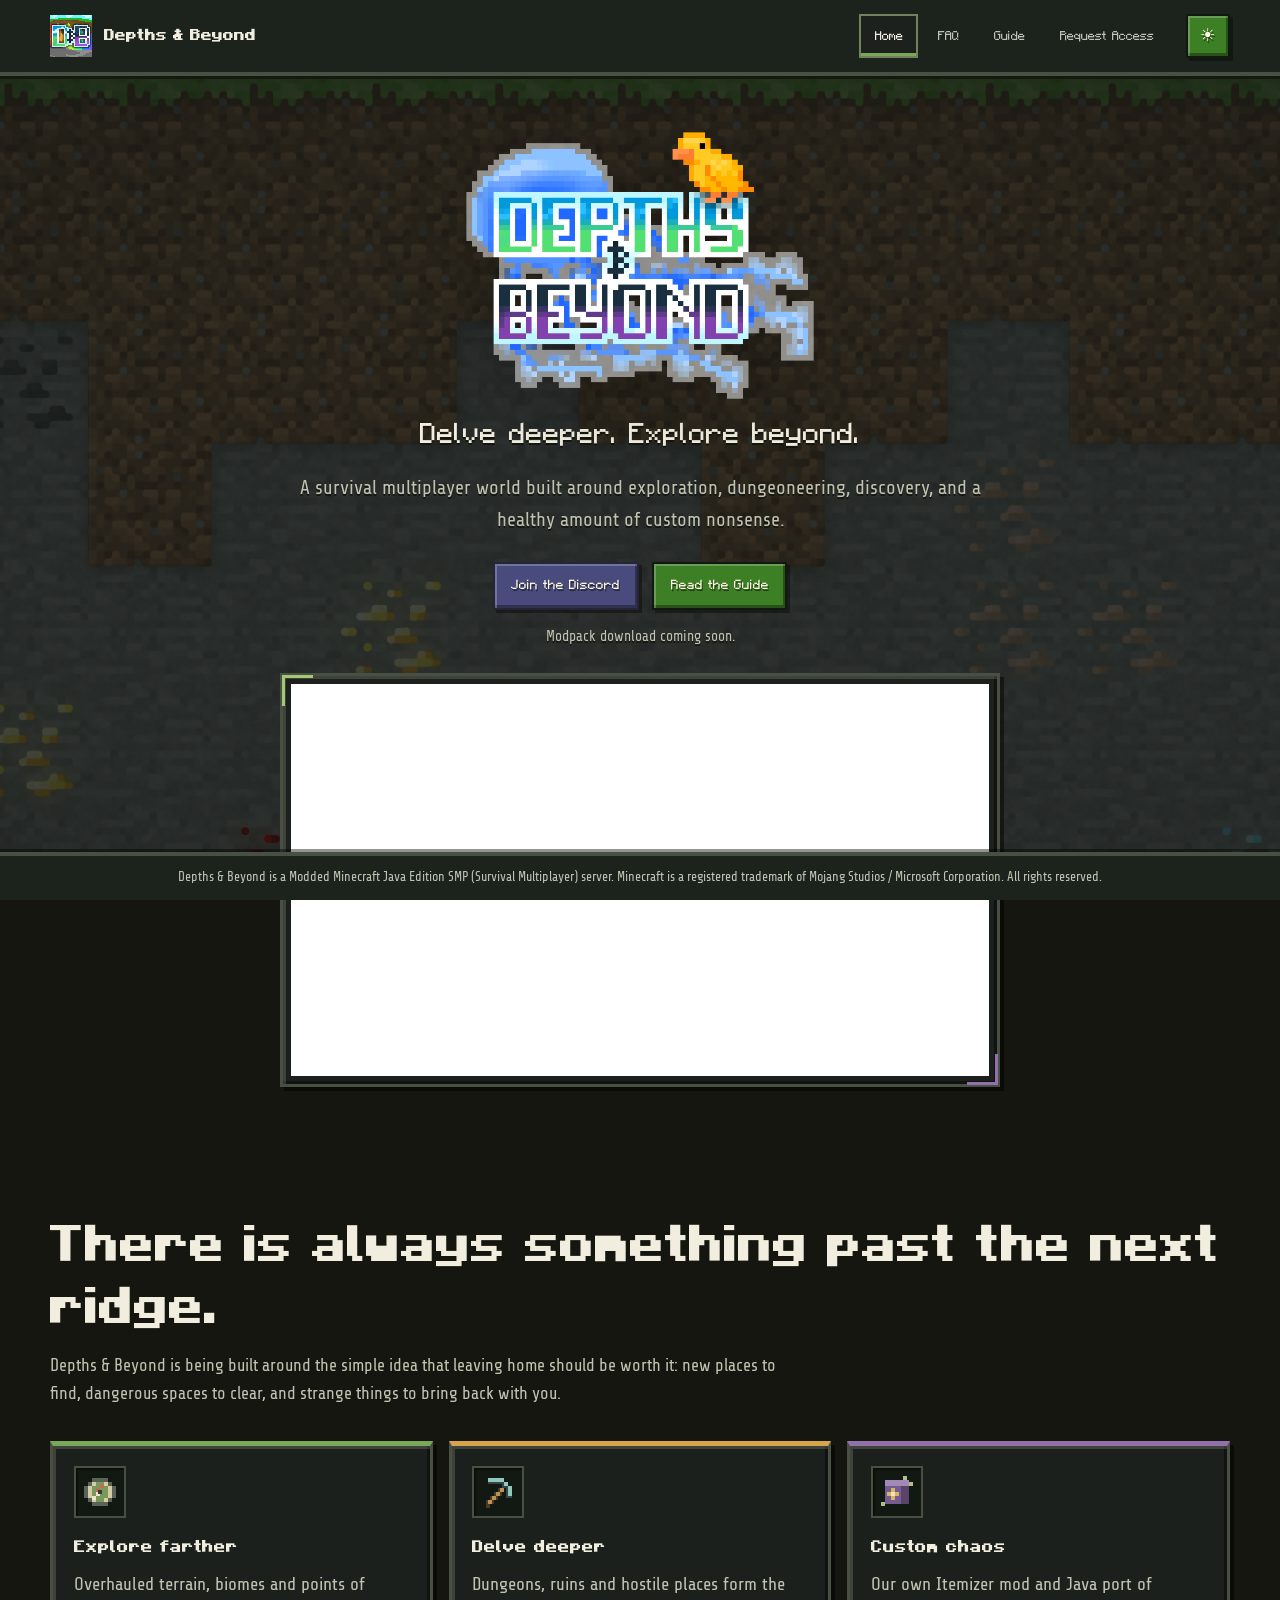
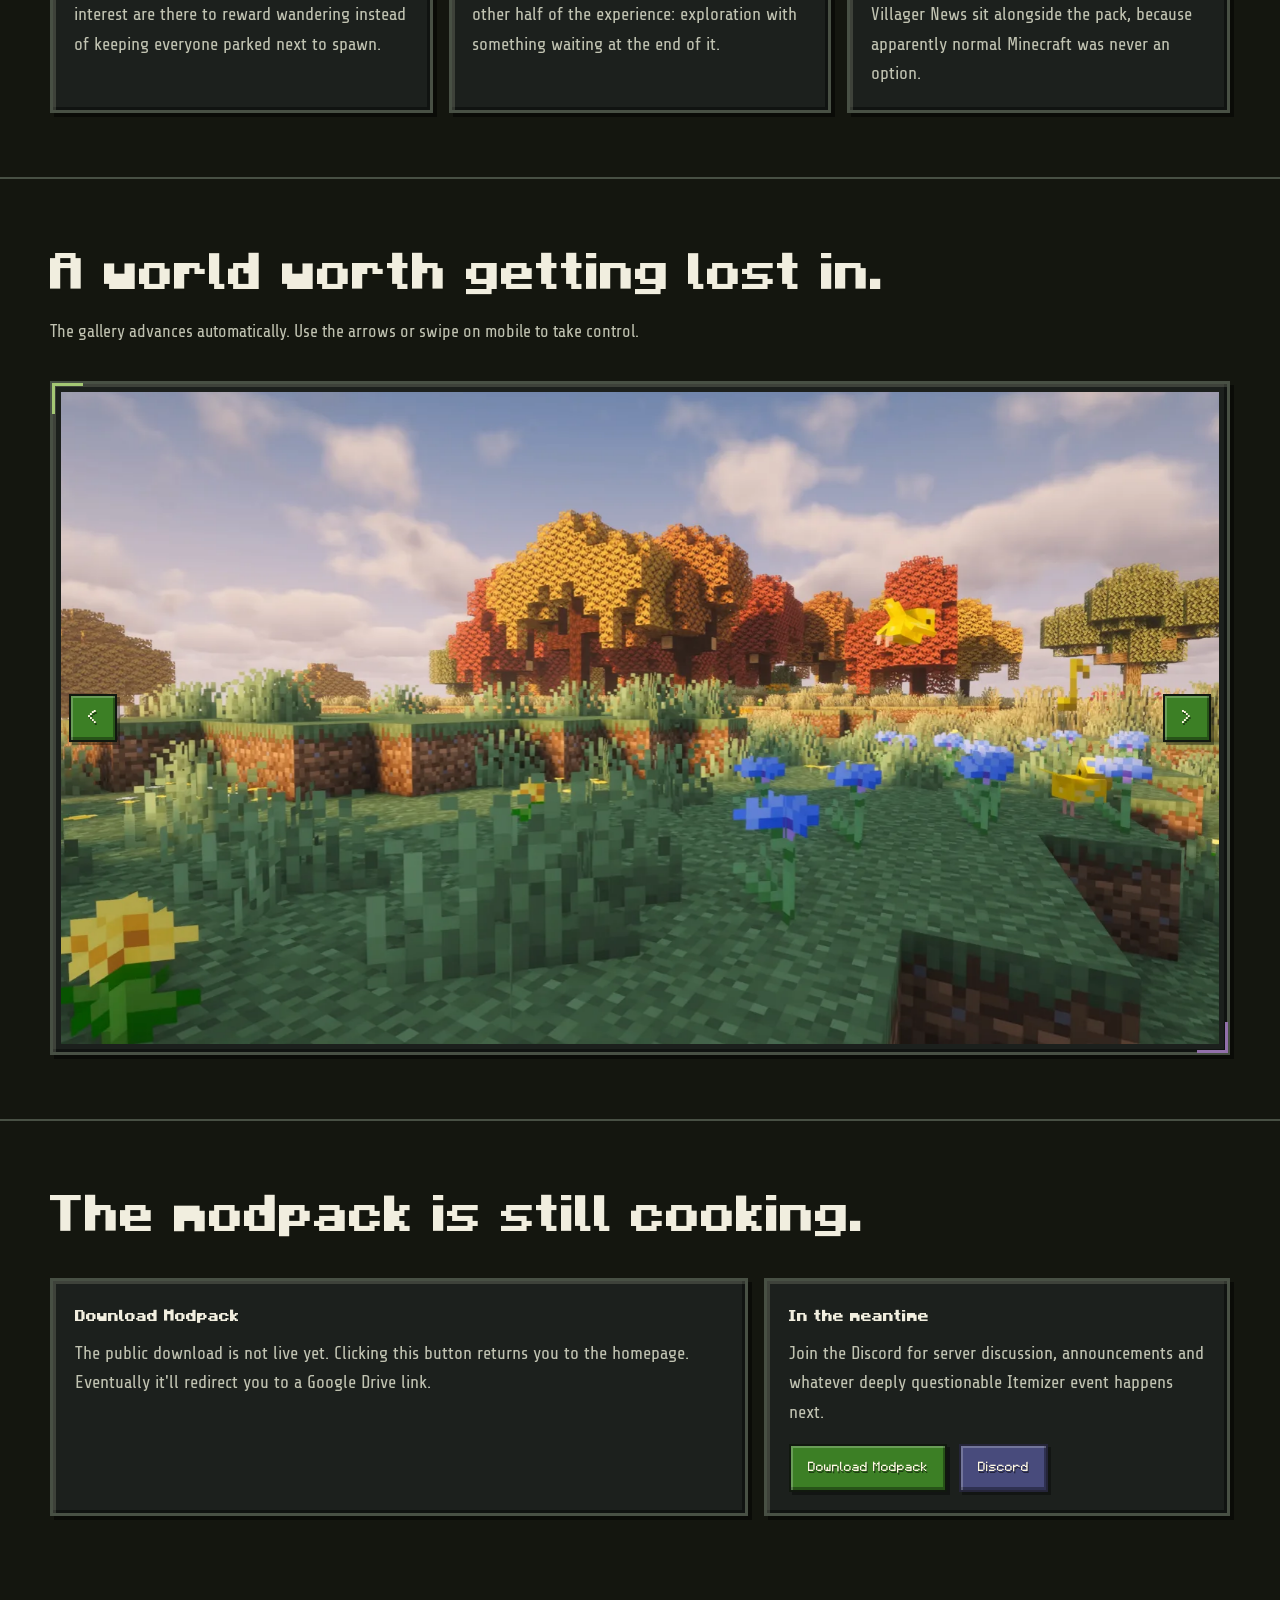
<file: index.html>
<!doctype html>
<html lang="en" data-theme="dark">
<head>
  <meta charset="utf-8">
  <meta name="viewport" content="width=device-width, initial-scale=1, viewport-fit=cover">
  <meta name="description" content="Depths & Beyond — a modded Minecraft Java Edition SMP built around exploration and dungeoneering.">
  <meta name="theme-color" content="#081119">
  <title>Depths &amp; Beyond</title>

  <meta property="og:title" content="Depths & Beyond">
  <meta property="og:description" content="Delve deeper. Explore beyond. A modded Minecraft Java Edition SMP built around exploration and dungeoneering.">
  <meta property="og:type" content="website">
  <meta property="og:url" content="https://depths.jellys-space.vip/">
  <meta property="og:image" content="https://depths.jellys-space.vip/assets/images/og-image.jpg">
  <meta property="og:image:width" content="1200">
  <meta property="og:image:height" content="630">
  <meta property="og:image:type" content="image/jpeg">
  <meta name="twitter:card" content="summary_large_image">

  <link rel="discord:component-embed" type="application/json" href="https://depths.jellys-space.vip/discord-embed.json">
  <link rel="icon" type="image/png" href="assets/images/icon.png">
  <link rel="stylesheet" href="assets/css/site.css">
  <script>
    try {
      const savedTheme = localStorage.getItem('depths-theme');
      if (savedTheme === 'light' || savedTheme === 'dark') document.documentElement.dataset.theme = savedTheme;
    } catch (_) {}
  </script>
  <script defer src="assets/js/site.js"></script>
</head>
<body>
  <a class="skip-link" href="#main">Skip to content</a>

  <header class="site-header">
    <div class="nav-shell">
      <a class="brand" href="./" aria-label="Depths & Beyond home">
        <img src="assets/images/icon.png" width="64" height="64" alt="">
        <span class="brand-text">Depths &amp; Beyond</span>
      </a>

      <button class="mobile-menu-toggle" type="button" data-menu-toggle aria-expanded="false" aria-controls="site-nav" aria-label="Open navigation">☰</button>
      <nav class="site-nav" id="site-nav" data-site-nav aria-label="Main navigation">
        <a class="nav-link" href="./" aria-current="page">Home</a>
        <a class="nav-link" href="faq/">FAQ</a>
        <a class="nav-link" href="guide/">Guide</a>
        <a class="nav-link" href="request-access/">Request Access</a>
      </nav>
      <button class="theme-toggle" type="button" data-theme-toggle aria-label="Switch to light theme" title="Switch to light theme">
        <span class="theme-icon" data-theme-icon aria-hidden="true">☀</span>
      </button>
    </div>
  </header>

  <main id="main">
    <section class="hero">
      <div class="hero-inner">
        <img class="hero-logo" src="assets/images/logo.png" width="1320" height="1020" alt="Depths & Beyond">
        <p class="hero-tagline">Delve deeper. Explore beyond.</p>
        <p class="hero-copy">A survival multiplayer world built around exploration, dungeoneering, discovery, and a healthy amount of custom nonsense.</p>
        <div class="cta-row">
          <a class="button discord" href="https://discord.gg/jellys-space" target="_blank" rel="noopener noreferrer">Join the Discord</a>
          <a class="button secondary" href="guide/">Read the Guide</a>
        </div>
        <p class="microcopy">Modpack download coming soon.</p>
        <div class="gallery-frame hero-video">
          <div class="video-embed">
            <iframe src="https://www.youtube-nocookie.com/embed/5j0u4T3r1qU?playsinline=1" title="Depths &amp; Beyond video" loading="lazy" referrerpolicy="strict-origin-when-cross-origin" allow="accelerometer; autoplay; clipboard-write; encrypted-media; gyroscope; picture-in-picture; web-share" allowfullscreen></iframe>
          </div>
        </div>
      </div>
    </section>

    <section class="section">
      <div class="page-shell">
        <h1 class="section-title">There is always something past the next ridge.</h1>
        <p class="section-intro">Depths &amp; Beyond is being built around the simple idea that leaving home should be worth it: new places to find, dangerous spaces to clear, and strange things to bring back with you.</p>

        <div class="feature-grid">
          <article class="feature-card">
            <div class="feature-icon" aria-hidden="true"><svg viewBox="0 0 16 16" shape-rendering="crispEdges" focusable="false"><path fill="#5b6358" d="M4 1h8v2h2v2h2v6h-2v2h-2v2H4v-2H2v-2H0V5h2V3h2z"/><path fill="#d6cba3" d="M4 3h8v2h2v6h-2v2H4v-2H2V5h2z"/><path fill="#77995c" d="M6 3h4v2h2v6h-2v2H6v-2H4V5h2z"/><path fill="#bf6d57" d="M8 4h2v2H8v2H6V6h2z"/><path fill="#ece7cc" d="M6 8h2v2H6v2H4v-2h2z"/><path fill="#343c36" d="M7 7h2v2H7z"/></svg></div>
            <h3>Explore farther</h3>
            <p>Overhauled terrain, biomes and points of interest are there to reward wandering instead of keeping everyone parked next to spawn.</p>
          </article>
          <article class="feature-card">
            <div class="feature-icon" aria-hidden="true"><svg viewBox="0 0 16 16" shape-rendering="crispEdges" focusable="false"><path fill="#473a29" d="M2 12h2v-2h2V8h2V6h2v4H8v2H6v2H4v2H2z"/><path fill="#bb9154" d="M3 12h2v-2h2V8h2V6h2v2H9v2H7v2H5v2H3z"/><path fill="#344549" d="M3 1h8v2h2v2h2v6h-3V6h-2V4H3z"/><path fill="#91c7bd" d="M3 1h8v2H3zM11 3h2v2h-2zM13 5h2v5h-2z"/></svg></div>
            <h3>Delve deeper</h3>
            <p>Dungeons, ruins and hostile places form the other half of the experience: exploration with something waiting at the end of it.</p>
          </article>
          <article class="feature-card">
            <div class="feature-icon" aria-hidden="true"><svg viewBox="0 0 16 16" shape-rendering="crispEdges" focusable="false"><path fill="#3d354c" d="M2 2h12v12H2z"/><path fill="#a18bb6" d="M2 2h12v3H2z"/><path fill="#755b91" d="M2 5h8v9H2z"/><path fill="#594368" d="M10 5h4v9h-4z"/><path fill="#d8b365" d="M5 6h2v2h2v2H7v2H5v-2H3V8h2z"/><path fill="#eee4be" d="M5 8h2v2H5z"/><path fill="#b5bc87" d="M11 0h2v2h-2zM14 3h2v2h-2zM0 13h2v2H0z"/></svg></div>
            <h3>Custom chaos</h3>
            <p>Our own Itemizer mod and Java port of Villager News sit alongside the pack, because apparently normal Minecraft was never an option.</p>
          </article>
        </div>
      </div>
    </section>

    <section class="section" aria-labelledby="gallery-title">
      <div class="page-shell">
        <h2 class="section-title" id="gallery-title">A world worth getting lost in.</h2>
        <p class="section-intro">The gallery advances automatically. Use the arrows or swipe on mobile to take control.</p>

        <div class="gallery-wrap">
          <div class="gallery-frame">
            <div class="slideshow" data-slideshow tabindex="0" aria-label="Depths & Beyond screenshot slideshow">
              <button class="gallery-arrow gallery-arrow--previous" type="button" data-slide-previous aria-label="Previous screenshot"><span aria-hidden="true">&lt;</span></button>
              <button class="gallery-arrow gallery-arrow--next" type="button" data-slide-next aria-label="Next screenshot"><span aria-hidden="true">&gt;</span></button>
              <figure class="slide is-active" data-slide aria-hidden="false">
                <img src="assets/images/slides/image1-1920.webp" srcset="assets/images/slides/image1-960.webp 960w, assets/images/slides/image1-1920.webp 1920w" sizes="(max-width: 820px) 96vw, 1160px" width="1920" height="1080" alt="A bright modded Minecraft meadow with autumn trees and wildflowers" fetchpriority="high">
              </figure>
              <figure class="slide" data-slide aria-hidden="true">
                <img src="assets/images/slides/image2-1920.webp" srcset="assets/images/slides/image2-960.webp 960w, assets/images/slides/image2-1920.webp 1920w" sizes="(max-width: 820px) 96vw, 1160px" width="1920" height="1080" alt="A towering forest beside a snowy coastline" loading="lazy">
              </figure>
              <figure class="slide" data-slide aria-hidden="true">
                <img src="assets/images/slides/image3-1920.webp" srcset="assets/images/slides/image3-960.webp 960w, assets/images/slides/image3-1920.webp 1920w" sizes="(max-width: 820px) 96vw, 1160px" width="1920" height="1080" alt="A vast underground cavern filled with colorful glowing crystals" loading="lazy">
              </figure>
              <figure class="slide" data-slide aria-hidden="true">
                <img src="assets/images/slides/image4-1920.webp" srcset="assets/images/slides/image4-960.webp 960w, assets/images/slides/image4-1920.webp 1920w" sizes="(max-width: 820px) 96vw, 1160px" width="1920" height="1080" alt="A deep stone cavern filled with red vegetation and lava" loading="lazy">
              </figure>
              <figure class="slide" data-slide aria-hidden="true">
                <img src="assets/images/slides/image5-1920.webp" srcset="assets/images/slides/image5-960.webp 960w, assets/images/slides/image5-1920.webp 1920w" sizes="(max-width: 820px) 96vw, 1160px" width="1920" height="1080" alt="A huge flower-filled landscape under a bright sky" loading="lazy">
              </figure>
              <figure class="slide" data-slide aria-hidden="true">
                <img src="assets/images/slides/image6-1920.webp" srcset="assets/images/slides/image6-960.webp 960w, assets/images/slides/image6-1920.webp 1920w" sizes="(max-width: 820px) 96vw, 1160px" width="1920" height="1080" alt="An ancient stone dungeon chamber with a glowing purple structure" loading="lazy">
              </figure>
              <figure class="slide" data-slide aria-hidden="true">
                <img src="assets/images/slides/image7-1920.webp" srcset="assets/images/slides/image7-960.webp 960w, assets/images/slides/image7-1920.webp 1920w" sizes="(max-width: 820px) 96vw, 1160px" width="1920" height="1080" alt="A tall ruined dungeon interior built from dark stone" loading="lazy">
              </figure>
              <figure class="slide" data-slide aria-hidden="true">
                <img src="assets/images/slides/image8-1920.webp" srcset="assets/images/slides/image8-960.webp 960w, assets/images/slides/image8-1920.webp 1920w" sizes="(max-width: 820px) 96vw, 1160px" width="1920" height="1080" alt="Tall red rock spires and pale blue crags beneath a hazy sun" loading="lazy">
              </figure>
              <figure class="slide" data-slide aria-hidden="true">
                <img src="assets/images/slides/image9-1920.webp" srcset="assets/images/slides/image9-960.webp 960w, assets/images/slides/image9-1920.webp 1920w" sizes="(max-width: 820px) 96vw, 1160px" width="1920" height="1080" alt="A colorful cube-shaped creature among blue crags and red spires at sunset" loading="lazy">
              </figure>
              <figure class="slide" data-slide aria-hidden="true">
                <img src="assets/images/slides/image10-1920.webp" srcset="assets/images/slides/image10-960.webp 960w, assets/images/slides/image10-1920.webp 1920w" sizes="(max-width: 820px) 96vw, 1160px" width="1920" height="1080" alt="A small blue creature in a grassy valley surrounded by red rock towers" loading="lazy">
              </figure>
              <figure class="slide" data-slide aria-hidden="true">
                <img src="assets/images/slides/image11-1920.webp" srcset="assets/images/slides/image11-960.webp 960w, assets/images/slides/image11-1920.webp 1920w" sizes="(max-width: 820px) 96vw, 1160px" width="1920" height="1080" alt="A dark stone chamber covered in sculk with glowing cyan details" loading="lazy">
              </figure>
              <figure class="slide" data-slide aria-hidden="true">
                <img src="assets/images/slides/image12-1920.webp" srcset="assets/images/slides/image12-960.webp 960w, assets/images/slides/image12-1920.webp 1920w" sizes="(max-width: 820px) 96vw, 1160px" width="1920" height="1080" alt="Rainbow beacon beams beside a glowing portal in a sculk-covered stone chamber" loading="lazy">
              </figure>
            </div>
          </div>
        </div>
      </div>
    </section>

    <section class="section" id="download">
      <div class="page-shell">
        <h2 class="section-title">The modpack is still cooking.</h2>
        <div class="split-callout">
          <div class="callout-panel">
            <h3>Download Modpack</h3>
            <p>The public download is not live yet. Clicking this button returns you to the homepage. Eventually it'll redirect you to a Google Drive link.</p>
          </div>
          <div class="callout-panel">
            <h3>In the meantime</h3>
            <p>Join the Discord for server discussion, announcements and whatever deeply questionable Itemizer event happens next.</p>
            <div class="cta-row" style="justify-content:flex-start; margin-top:1rem;">
              <a class="button secondary" href="./">Download Modpack</a>
              <a class="button discord" href="https://discord.gg/jellys-space" target="_blank" rel="noopener noreferrer">Discord</a>
            </div>
          </div>
        </div>
      </div>
    </section>
  </main>

  <footer class="site-footer">
    <div class="footer-shell">
      <p>Depths &amp; Beyond is a Modded Minecraft Java Edition SMP (Survival Multiplayer) server. Minecraft is a registered trademark of Mojang Studios / Microsoft Corporation. All rights reserved.</p>
    </div>
  </footer>
</body>
</html>
</file>
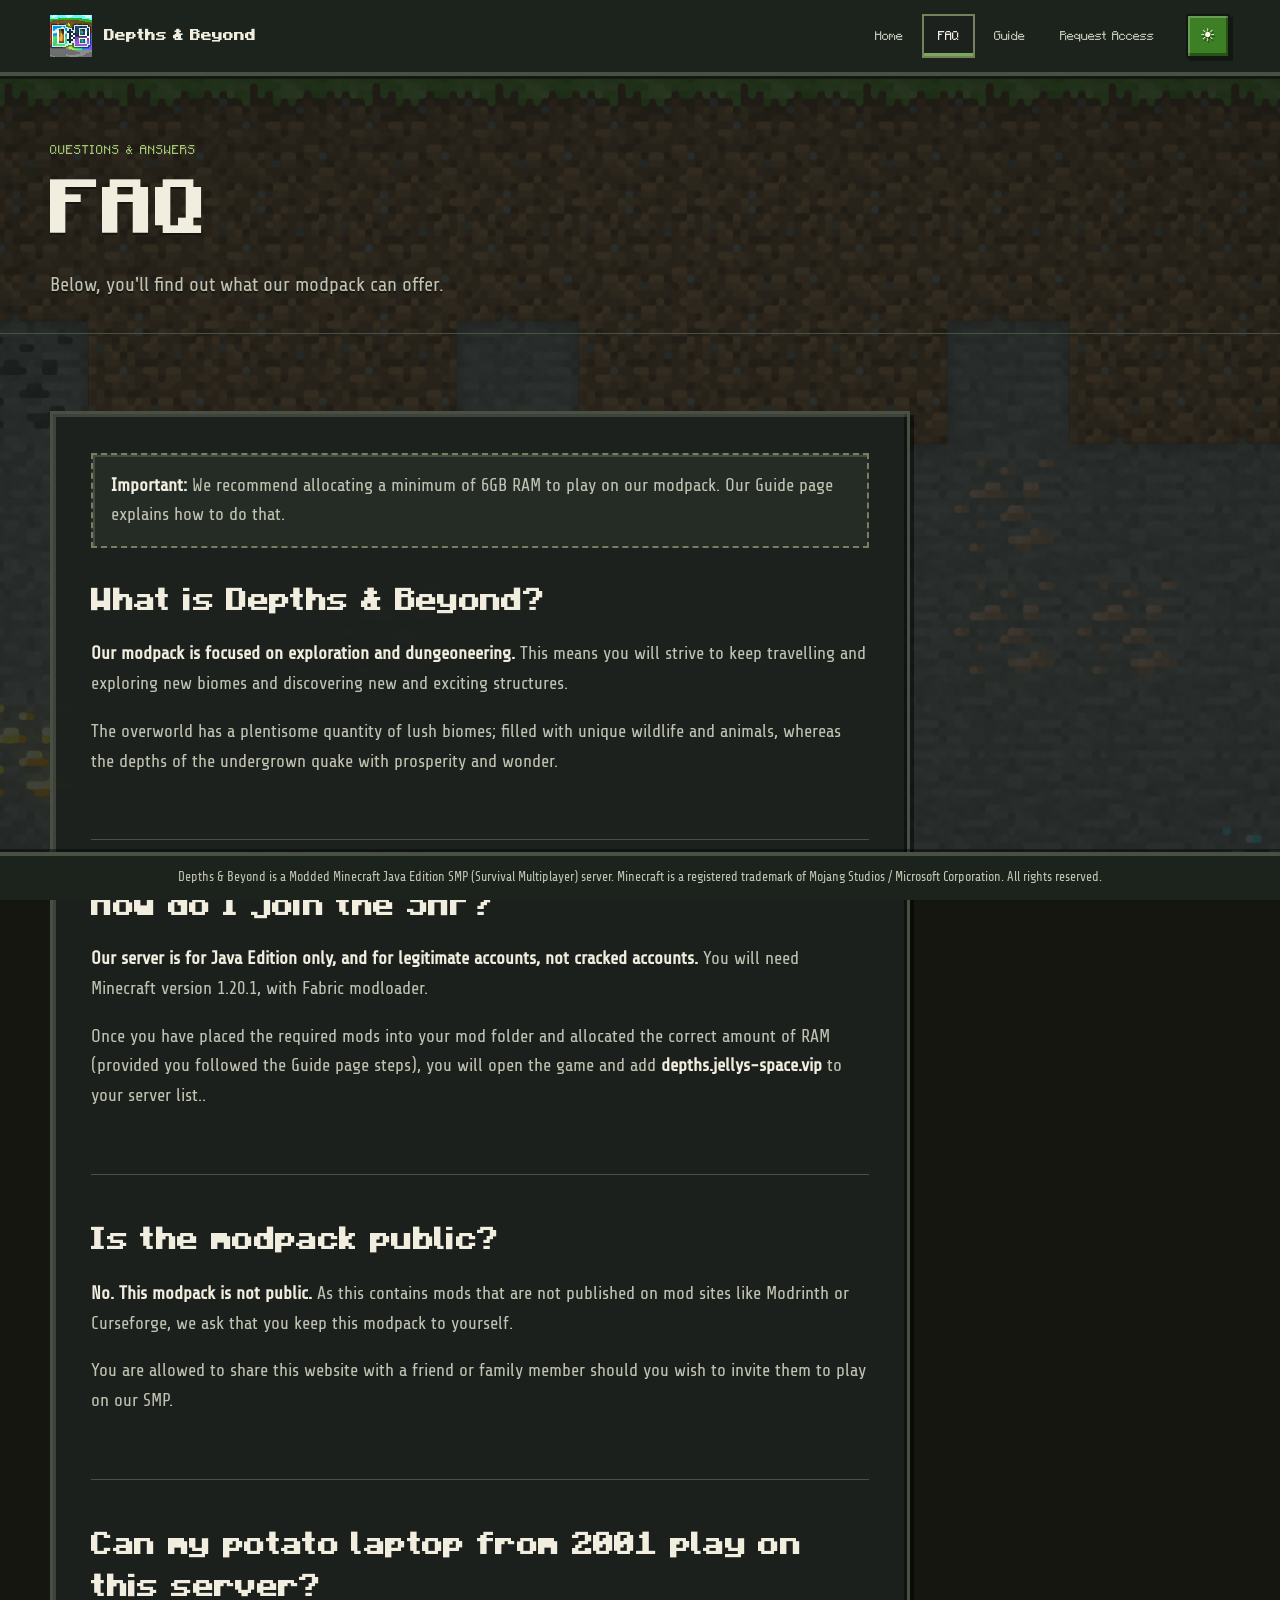
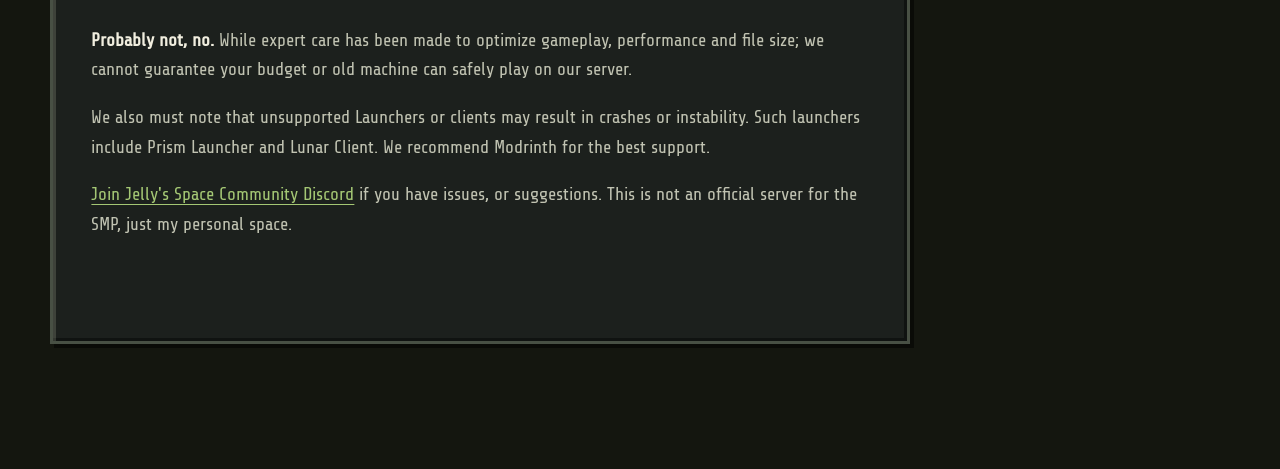
<file: faq/index.html>
<!doctype html>
<html lang="en" data-theme="dark">
<head>
  <meta charset="utf-8">
  <meta name="viewport" content="width=device-width, initial-scale=1, viewport-fit=cover">
  <meta name="description" content="Frequently asked questions for the Depths & Beyond modded Minecraft SMP.">
  <meta name="theme-color" content="#081119">
  <title>FAQ — Depths &amp; Beyond</title>

  <meta property="og:title" content="Depths & Beyond — FAQ">
  <meta property="og:description" content="Frequently asked questions for the Depths & Beyond modded Minecraft SMP.">
  <meta property="og:type" content="website">
  <meta property="og:url" content="https://depths.jellys-space.vip/faq/">
  <meta property="og:image" content="https://depths.jellys-space.vip/assets/images/og-image.jpg">
  <meta property="og:image:width" content="1200">
  <meta property="og:image:height" content="630">
  <meta property="og:image:type" content="image/jpeg">
  <meta name="twitter:card" content="summary_large_image">

  <link rel="discord:component-embed" type="application/json" href="https://depths.jellys-space.vip/discord-embed.json">
  <link rel="icon" type="image/png" href="../assets/images/icon.png">
  <link rel="stylesheet" href="../assets/css/site.css">
  <script>
    try {
      const savedTheme = localStorage.getItem('depths-theme');
      if (savedTheme === 'light' || savedTheme === 'dark') document.documentElement.dataset.theme = savedTheme;
    } catch (_) {}
  </script>
  <script defer src="../assets/js/site.js"></script>
</head>
<body>
  <a class="skip-link" href="#main">Skip to content</a>

  <header class="site-header">
    <div class="nav-shell">
      <a class="brand" href="../" aria-label="Depths & Beyond home">
        <img src="../assets/images/icon.png" width="64" height="64" alt="">
        <span class="brand-text">Depths &amp; Beyond</span>
      </a>
      <button class="mobile-menu-toggle" type="button" data-menu-toggle aria-expanded="false" aria-controls="site-nav" aria-label="Open navigation">☰</button>
      <nav class="site-nav" id="site-nav" data-site-nav aria-label="Main navigation">
        <a class="nav-link" href="../">Home</a>
        <a class="nav-link" href="../faq/" aria-current="page">FAQ</a>
        <a class="nav-link" href="../guide/">Guide</a>
        <a class="nav-link" href="../request-access/">Request Access</a>
      </nav>
      <button class="theme-toggle" type="button" data-theme-toggle aria-label="Switch to light theme" title="Switch to light theme">
        <span class="theme-icon" data-theme-icon aria-hidden="true">☀</span>
      </button>
    </div>
  </header>

  <main id="main">
    <header class="page-hero">
      <div class="page-shell">
        <p class="section-kicker">Questions &amp; Answers</p>
        <h1 class="page-title">FAQ</h1>
        <p class="page-lede">Below, you'll find out what our modpack can offer.</p>
      </div>
    </header>

    <div class="page-shell prose-shell">
      <article class="prose">
        <div class="edit-note"><strong>Important:</strong> We recommend allocating a minimum of 6GB RAM to play on our modpack. Our Guide page explains how to do that.</div>

        <section>
          <h2>What is Depths &amp; Beyond?</h2>
          <p><strong>Our modpack is focused on exploration and dungeoneering.</strong> This means you will strive to keep travelling and exploring new biomes and discovering new and exciting structures.</p>
          <p>The overworld has a plentisome quantity of lush biomes; filled with unique wildlife and animals, whereas the depths of the undergrown quake with prosperity and wonder.</p>
        </section>

        <section>
          <h2>How do I join the SMP?</h2>
          <p><strong>Our server is for Java Edition only, and for legitimate accounts, not cracked accounts.</strong> You will need Minecraft version 1.20.1, with Fabric modloader.</p>
          <p>Once you have placed the required mods into your mod folder and allocated the correct amount of RAM (provided you followed the Guide page steps), you will open the game and add <strong>depths.jellys-space.vip</strong> to your server list.</strong>.</p>
        </section>

        <section>
          <h2>Is the modpack public?</h2>
          <p><strong>No. This modpack is not public.</strong> As this contains mods that are not published on mod sites like Modrinth or Curseforge, we ask that you keep this modpack to yourself.</p>
          <p>You are allowed to share this website with a friend or family member should you wish to invite them to play on our SMP.</p>
        </section>

        <section>
          <h2>Can my potato laptop from 2001 play on this server?</h2>
          <p><strong>Probably not, no.</strong> While expert care has been made to optimize gameplay, performance and file size; we cannot guarantee your budget or old machine can safely play on our server.</p>
          <p>We also must note that unsupported Launchers or clients may result in crashes or instability. Such launchers include Prism Launcher and Lunar Client. We recommend Modrinth for the best support.</p>
          <p><a href="https://discord.gg/jellys-space" target="_blank" rel="noopener noreferrer">Join Jelly's Space Community Discord</a> if you have issues, or suggestions. This is not an official server for the SMP, just my personal space.</p>
        </section>
      </article>
    </div>
  </main>

  <footer class="site-footer">
    <div class="footer-shell">
      <p>Depths &amp; Beyond is a Modded Minecraft Java Edition SMP (Survival Multiplayer) server. Minecraft is a registered trademark of Mojang Studios / Microsoft Corporation. All rights reserved.</p>
    </div>
  </footer>
</body>
</html>
</file>
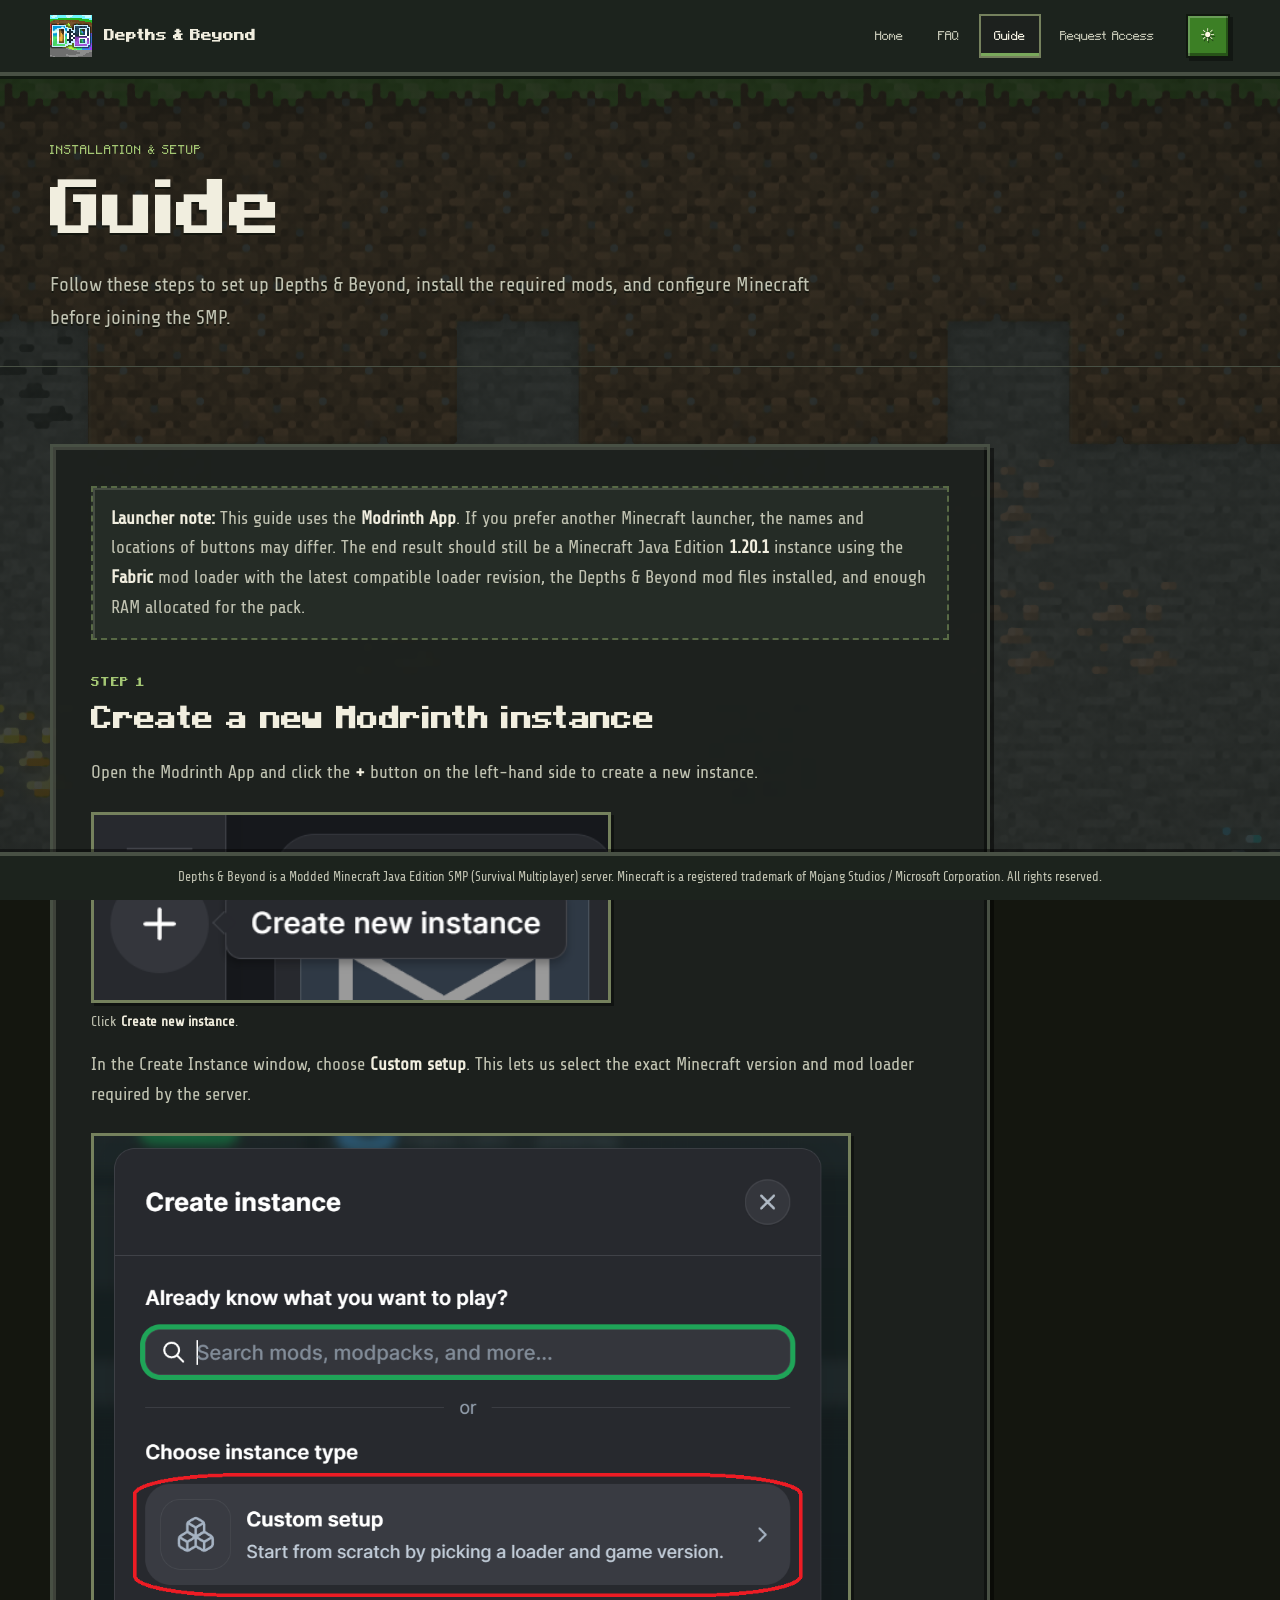
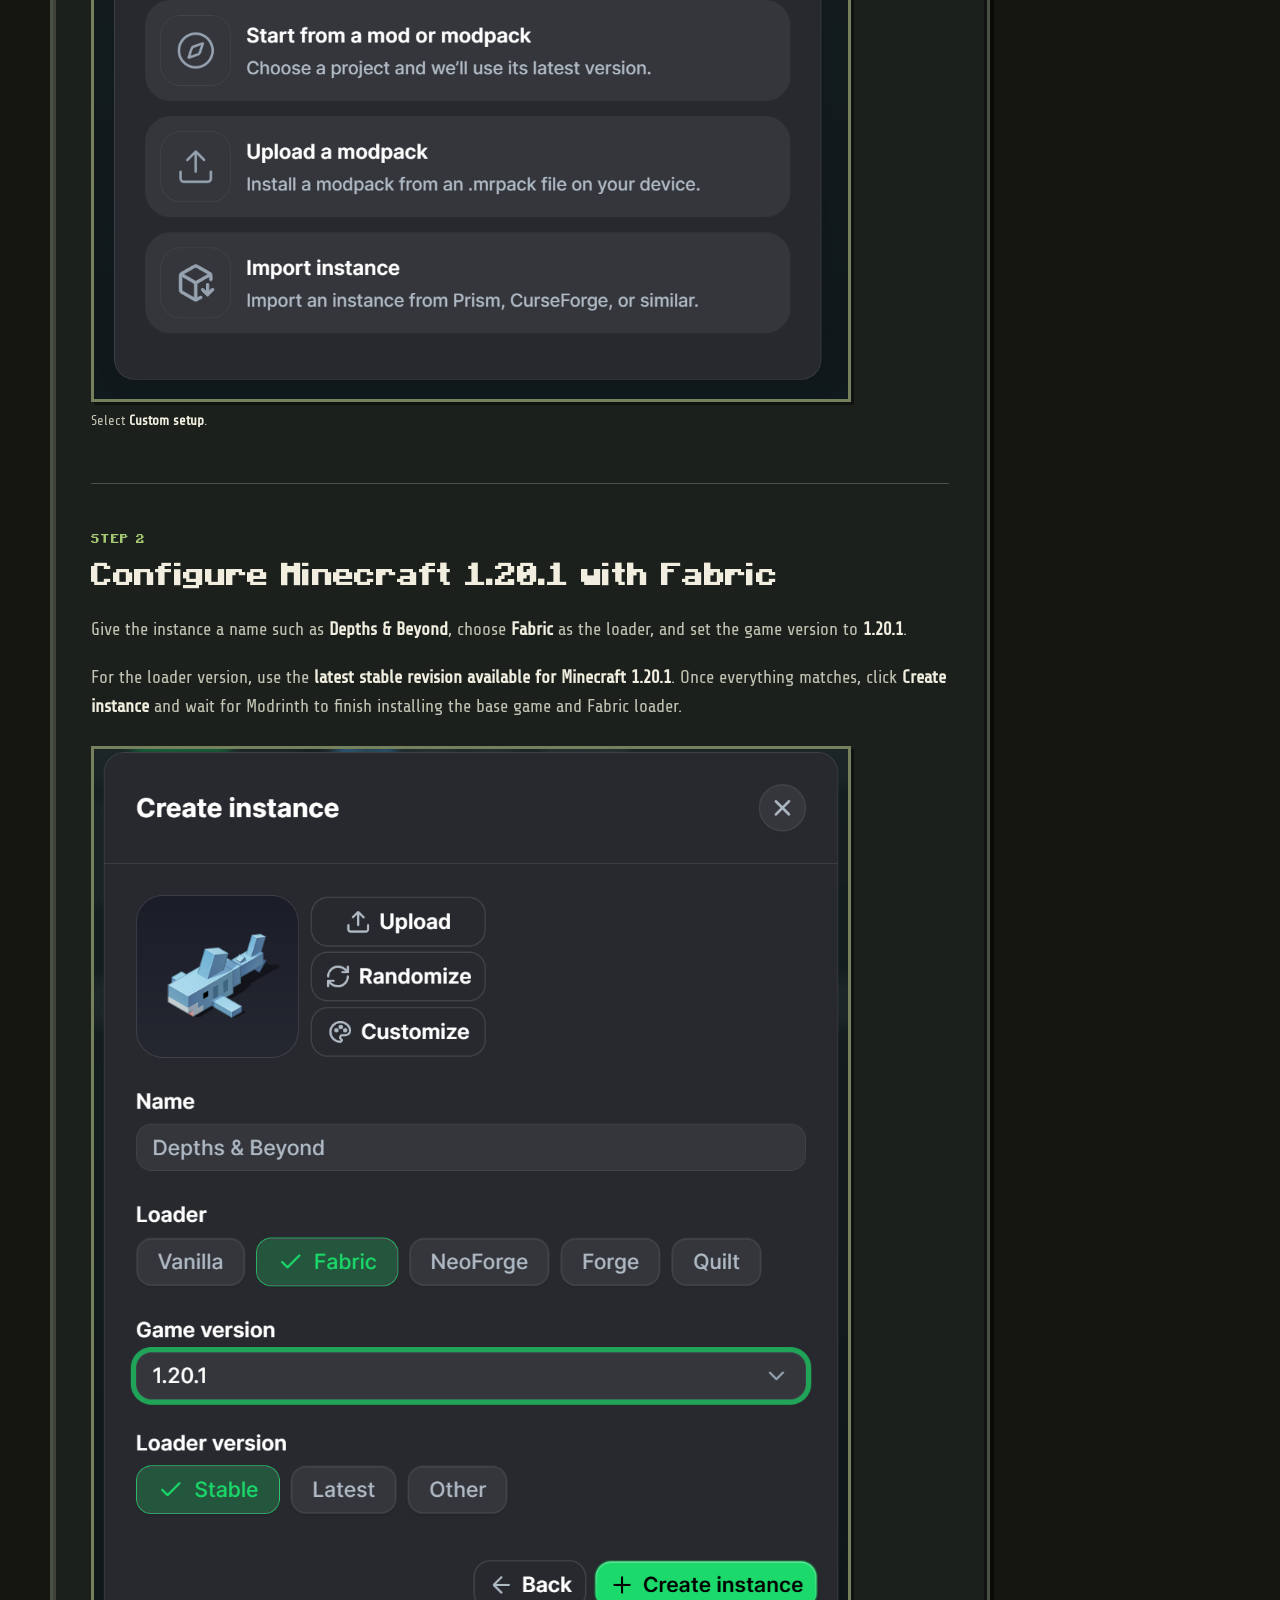
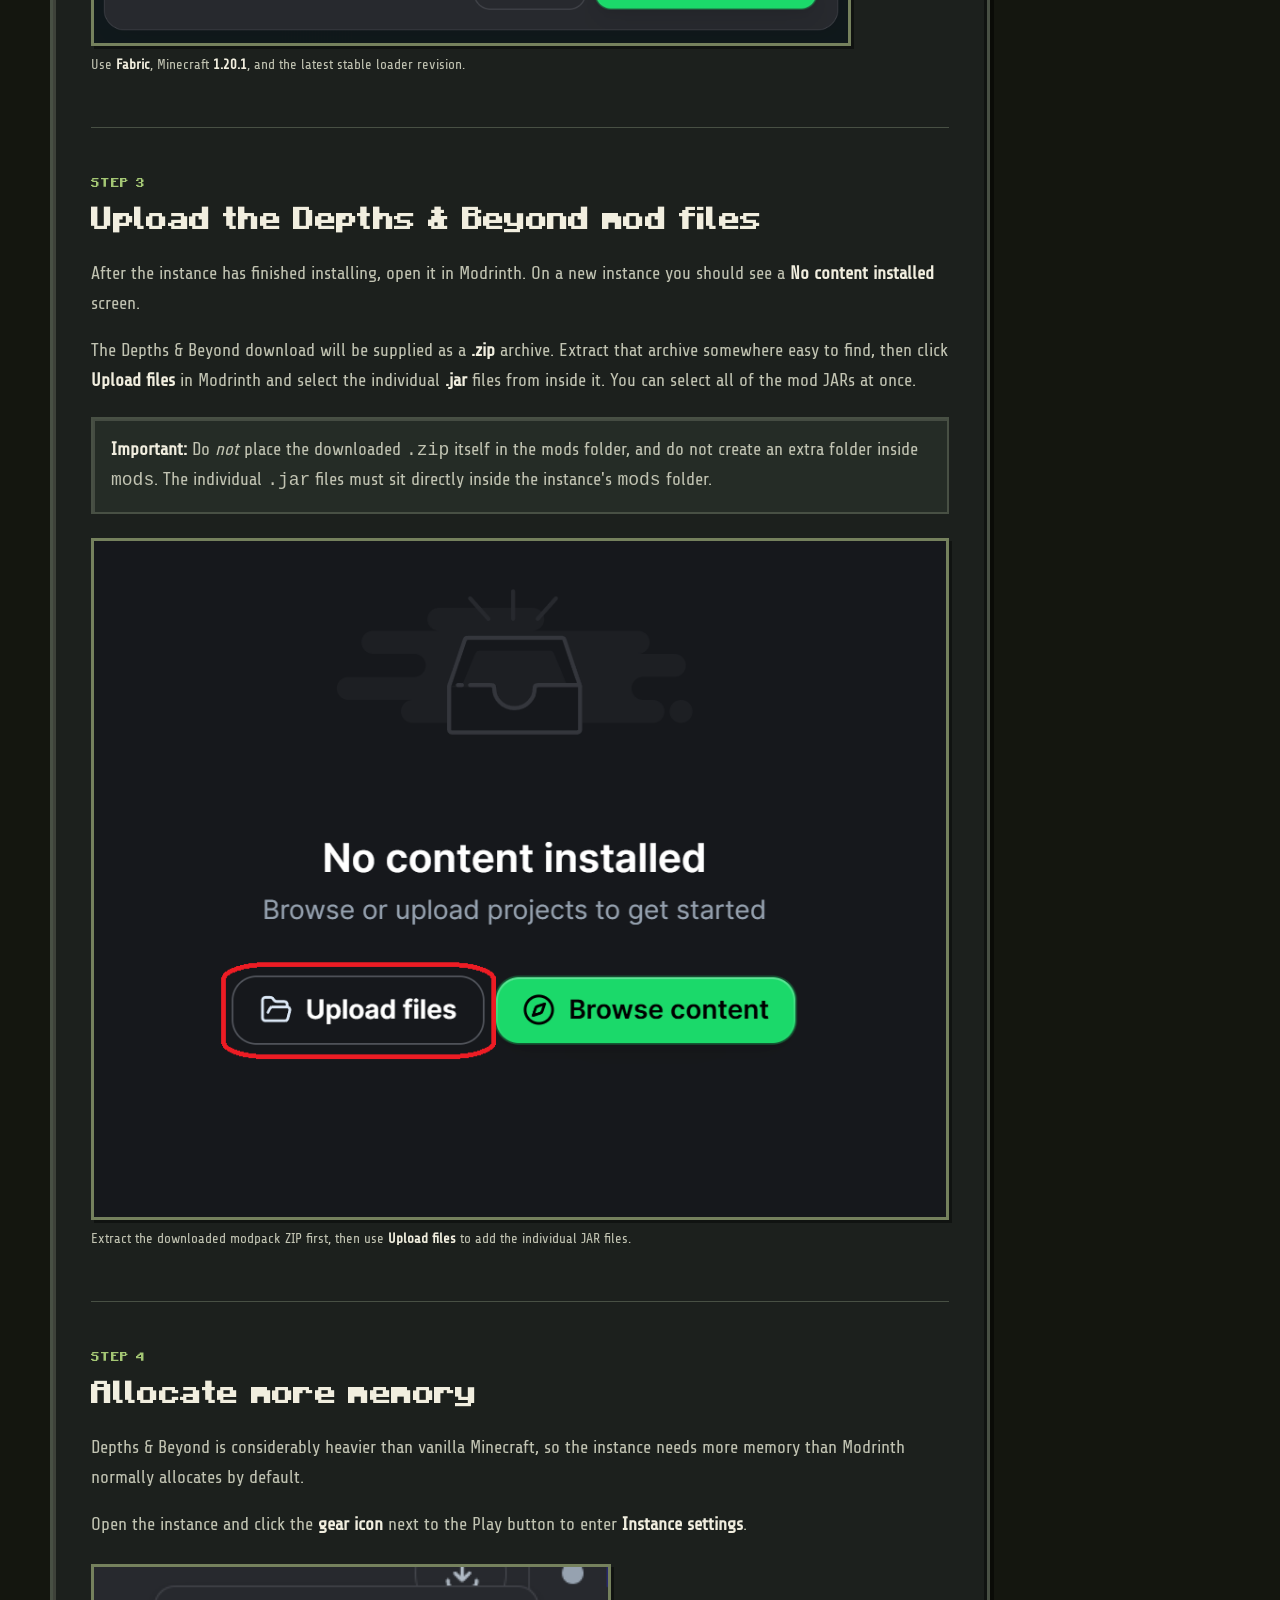
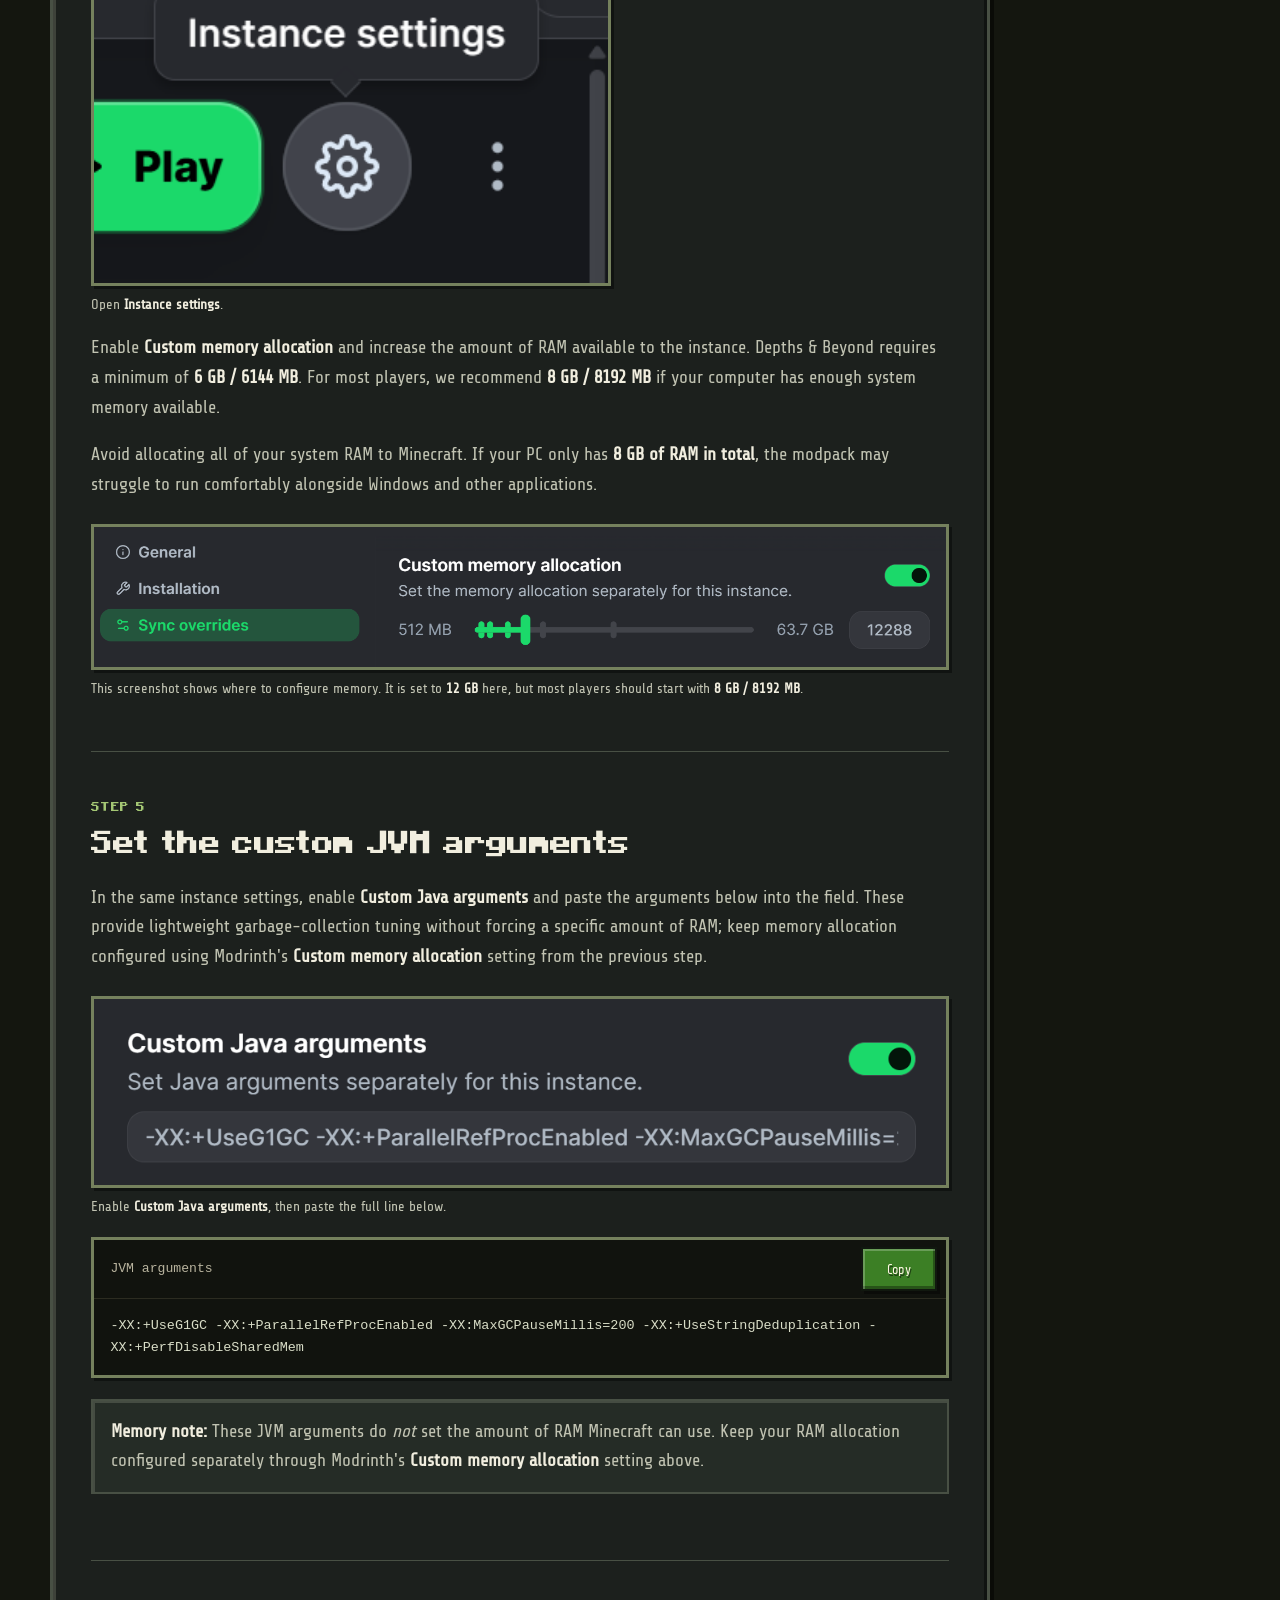
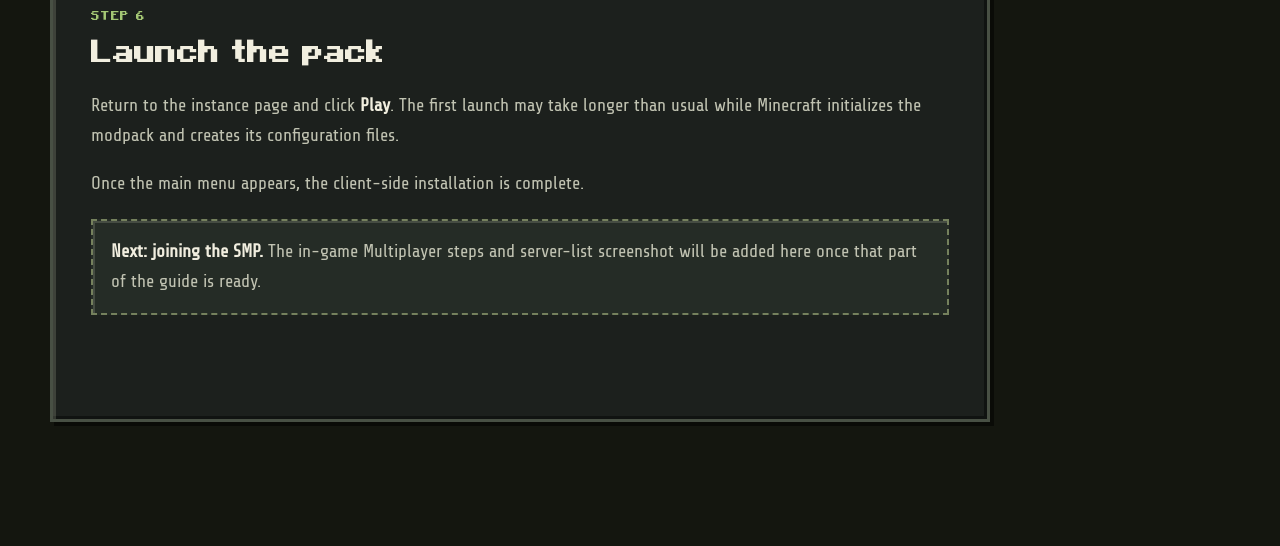
<file: guide/index.html>
<!doctype html>
<html lang="en" data-theme="dark">
<head>
  <meta charset="utf-8">
  <meta name="viewport" content="width=device-width, initial-scale=1, viewport-fit=cover">
  <meta name="description" content="Installation and setup guide for the Depths & Beyond modded Minecraft SMP.">
  <meta name="theme-color" content="#14160f">
  <title>Guide — Depths &amp; Beyond</title>

  <meta property="og:title" content="Depths & Beyond — Guide">
  <meta property="og:description" content="Installation and setup guide for the Depths & Beyond modded Minecraft SMP.">
  <meta property="og:type" content="website">
  <meta property="og:url" content="https://depths.jellys-space.vip/guide/">
  <meta property="og:image" content="https://depths.jellys-space.vip/assets/images/og-image.jpg">
  <meta property="og:image:width" content="1200">
  <meta property="og:image:height" content="630">
  <meta property="og:image:type" content="image/jpeg">
  <meta name="twitter:card" content="summary_large_image">

  <link rel="discord:component-embed" type="application/json" href="https://depths.jellys-space.vip/discord-embed.json">
  <link rel="icon" type="image/png" href="../assets/images/icon.png">
  <link rel="stylesheet" href="../assets/css/site.css">
  <script>
    try {
      const savedTheme = localStorage.getItem('depths-theme');
      if (savedTheme === 'light' || savedTheme === 'dark') document.documentElement.dataset.theme = savedTheme;
    } catch (_) {}
  </script>
  <script defer src="../assets/js/site.js"></script>
</head>
<body>
  <a class="skip-link" href="#main">Skip to content</a>

  <header class="site-header">
    <div class="nav-shell">
      <a class="brand" href="../" aria-label="Depths & Beyond home">
        <img src="../assets/images/icon.png" width="64" height="64" alt="">
        <span class="brand-text">Depths &amp; Beyond</span>
      </a>
      <button class="mobile-menu-toggle" type="button" data-menu-toggle aria-expanded="false" aria-controls="site-nav" aria-label="Open navigation">☰</button>
      <nav class="site-nav" id="site-nav" data-site-nav aria-label="Main navigation">
        <a class="nav-link" href="../">Home</a>
        <a class="nav-link" href="../faq/">FAQ</a>
        <a class="nav-link" href="../guide/" aria-current="page">Guide</a>
        <a class="nav-link" href="../request-access/">Request Access</a>
      </nav>
      <button class="theme-toggle" type="button" data-theme-toggle aria-label="Switch to light theme" title="Switch to light theme">
        <span class="theme-icon" data-theme-icon aria-hidden="true">☀</span>
      </button>
    </div>
  </header>

  <main id="main">
    <header class="page-hero">
      <div class="page-shell">
        <p class="section-kicker">Installation &amp; Setup</p>
        <h1 class="page-title">Guide</h1>
        <p class="page-lede">Follow these steps to set up Depths &amp; Beyond, install the required mods, and configure Minecraft before joining the SMP.</p>
      </div>
    </header>

    <div class="page-shell prose-shell">
      <article class="prose guide-prose">
        <div class="edit-note launcher-note">
          <strong>Launcher note:</strong> This guide uses the <strong>Modrinth App</strong>. If you prefer another Minecraft launcher, the names and locations of buttons may differ. The end result should still be a Minecraft Java Edition <strong>1.20.1</strong> instance using the <strong>Fabric</strong> mod loader with the latest compatible loader revision, the Depths &amp; Beyond mod files installed, and enough RAM allocated for the pack.
        </div>

        <section class="guide-step" id="create-instance">
          <p class="guide-step-label">Step 1</p>
          <h2>Create a new Modrinth instance</h2>
          <p>Open the Modrinth App and click the <strong>+</strong> button on the left-hand side to create a new instance.</p>

          <figure class="guide-shot guide-shot--compact">
            <a href="../assets/images/guide/01-create-new-instance.png" target="_blank" rel="noopener noreferrer">
              <img src="../assets/images/guide/01-create-new-instance.png" alt="Modrinth plus button showing the Create new instance tooltip" loading="lazy" decoding="async">
            </a>
            <figcaption>Click <strong>Create new instance</strong>.</figcaption>
          </figure>

          <p>In the Create Instance window, choose <strong>Custom setup</strong>. This lets us select the exact Minecraft version and mod loader required by the server.</p>

          <figure class="guide-shot guide-shot--portrait">
            <a href="../assets/images/guide/02-custom-setup.png" target="_blank" rel="noopener noreferrer">
              <img src="../assets/images/guide/02-custom-setup.png" alt="Modrinth Create instance window with Custom setup highlighted" loading="lazy" decoding="async">
            </a>
            <figcaption>Select <strong>Custom setup</strong>.</figcaption>
          </figure>
        </section>

        <section class="guide-step" id="configure-instance">
          <p class="guide-step-label">Step 2</p>
          <h2>Configure Minecraft 1.20.1 with Fabric</h2>
          <p>Give the instance a name such as <strong>Depths &amp; Beyond</strong>, choose <strong>Fabric</strong> as the loader, and set the game version to <strong>1.20.1</strong>.</p>
          <p>For the loader version, use the <strong>latest stable revision available for Minecraft 1.20.1</strong>. Once everything matches, click <strong>Create instance</strong> and wait for Modrinth to finish installing the base game and Fabric loader.</p>

          <figure class="guide-shot guide-shot--portrait">
            <a href="../assets/images/guide/03-instance-settings.png" target="_blank" rel="noopener noreferrer">
              <img src="../assets/images/guide/03-instance-settings.png" alt="Modrinth custom instance setup configured for Fabric and Minecraft 1.20.1" loading="lazy" decoding="async">
            </a>
            <figcaption>Use <strong>Fabric</strong>, Minecraft <strong>1.20.1</strong>, and the latest stable loader revision.</figcaption>
          </figure>
        </section>

        <section class="guide-step" id="install-mods">
          <p class="guide-step-label">Step 3</p>
          <h2>Upload the Depths &amp; Beyond mod files</h2>
          <p>After the instance has finished installing, open it in Modrinth. On a new instance you should see a <strong>No content installed</strong> screen.</p>
          <p>The Depths &amp; Beyond download will be supplied as a <strong>.zip</strong> archive. Extract that archive somewhere easy to find, then click <strong>Upload files</strong> in Modrinth and select the individual <strong>.jar</strong> files from inside it. You can select all of the mod JARs at once.</p>

          <div class="guide-tip"><strong>Important:</strong> Do <em>not</em> place the downloaded <code>.zip</code> itself in the mods folder, and do not create an extra folder inside <code>mods</code>. The individual <code>.jar</code> files must sit directly inside the instance's <code>mods</code> folder.</div>

          <figure class="guide-shot">
            <a href="../assets/images/guide/04-upload-files.png" target="_blank" rel="noopener noreferrer">
              <img src="../assets/images/guide/04-upload-files.png" alt="Modrinth instance content screen with Upload files highlighted" loading="lazy" decoding="async">
            </a>
            <figcaption>Extract the downloaded modpack ZIP first, then use <strong>Upload files</strong> to add the individual JAR files.</figcaption>
          </figure>
        </section>

        <section class="guide-step" id="memory">
          <p class="guide-step-label">Step 4</p>
          <h2>Allocate more memory</h2>
          <p>Depths &amp; Beyond is considerably heavier than vanilla Minecraft, so the instance needs more memory than Modrinth normally allocates by default.</p>
          <p>Open the instance and click the <strong>gear icon</strong> next to the Play button to enter <strong>Instance settings</strong>.</p>

          <figure class="guide-shot guide-shot--compact">
            <a href="../assets/images/guide/05-open-instance-settings.png" target="_blank" rel="noopener noreferrer">
              <img src="../assets/images/guide/05-open-instance-settings.png" alt="Modrinth Instance settings gear icon" loading="lazy" decoding="async">
            </a>
            <figcaption>Open <strong>Instance settings</strong>.</figcaption>
          </figure>

          <p>Enable <strong>Custom memory allocation</strong> and increase the amount of RAM available to the instance. Depths &amp; Beyond requires a minimum of <strong>6 GB / 6144 MB</strong>. For most players, we recommend <strong>8 GB / 8192 MB</strong> if your computer has enough system memory available.</p>
          <p>Avoid allocating all of your system RAM to Minecraft. If your PC only has <strong>8 GB of RAM in total</strong>, the modpack may struggle to run comfortably alongside Windows and other applications.</p>

          <figure class="guide-shot guide-shot--wide">
            <a href="../assets/images/guide/06-memory-allocation.png" target="_blank" rel="noopener noreferrer">
              <img src="../assets/images/guide/06-memory-allocation.png" alt="Modrinth custom memory allocation setting" loading="lazy" decoding="async">
            </a>
            <figcaption>This screenshot shows where to configure memory. It is set to <strong>12 GB</strong> here, but most players should start with <strong>8 GB / 8192 MB</strong>.</figcaption>
          </figure>
        </section>

        <section class="guide-step" id="jvm-arguments">
          <p class="guide-step-label">Step 5</p>
          <h2>Set the custom JVM arguments</h2>
          <p>In the same instance settings, enable <strong>Custom Java arguments</strong> and paste the arguments below into the field. These provide lightweight garbage-collection tuning without forcing a specific amount of RAM; keep memory allocation configured using Modrinth's <strong>Custom memory allocation</strong> setting from the previous step.</p>

          <figure class="guide-shot guide-shot--wide">
            <a href="../assets/images/guide/07-jvm-arguments.png" target="_blank" rel="noopener noreferrer">
              <img src="../assets/images/guide/07-jvm-arguments.png" alt="Modrinth Custom Java arguments setting enabled with JVM arguments entered" loading="lazy" decoding="async">
            </a>
            <figcaption>Enable <strong>Custom Java arguments</strong>, then paste the full line below.</figcaption>
          </figure>

          <div class="copy-code-block" data-copy-block>
            <div class="copy-code-toolbar">
              <span>JVM arguments</span>
              <button class="copy-code-button" type="button" data-copy-button>Copy</button>
            </div>
            <pre><code data-copy-source>-XX:+UseG1GC -XX:+ParallelRefProcEnabled -XX:MaxGCPauseMillis=200 -XX:+UseStringDeduplication -XX:+PerfDisableSharedMem</code></pre>
            <span class="copy-code-status" data-copy-status aria-live="polite"></span>
          </div>

          <div class="guide-tip"><strong>Memory note:</strong> These JVM arguments do <em>not</em> set the amount of RAM Minecraft can use. Keep your RAM allocation configured separately through Modrinth's <strong>Custom memory allocation</strong> setting above.</div>
        </section>

        <section class="guide-step" id="launch">
          <p class="guide-step-label">Step 6</p>
          <h2>Launch the pack</h2>
          <p>Return to the instance page and click <strong>Play</strong>. The first launch may take longer than usual while Minecraft initializes the modpack and creates its configuration files.</p>
          <p>Once the main menu appears, the client-side installation is complete.</p>

          <div class="guide-coming-soon">
            <strong>Next: joining the SMP.</strong> The in-game Multiplayer steps and server-list screenshot will be added here once that part of the guide is ready.
          </div>
        </section>
      </article>
    </div>
  </main>

  <footer class="site-footer">
    <div class="footer-shell">
      <p>Depths &amp; Beyond is a Modded Minecraft Java Edition SMP (Survival Multiplayer) server. Minecraft is a registered trademark of Mojang Studios / Microsoft Corporation. All rights reserved.</p>
    </div>
  </footer>
</body>
</html>
</file>
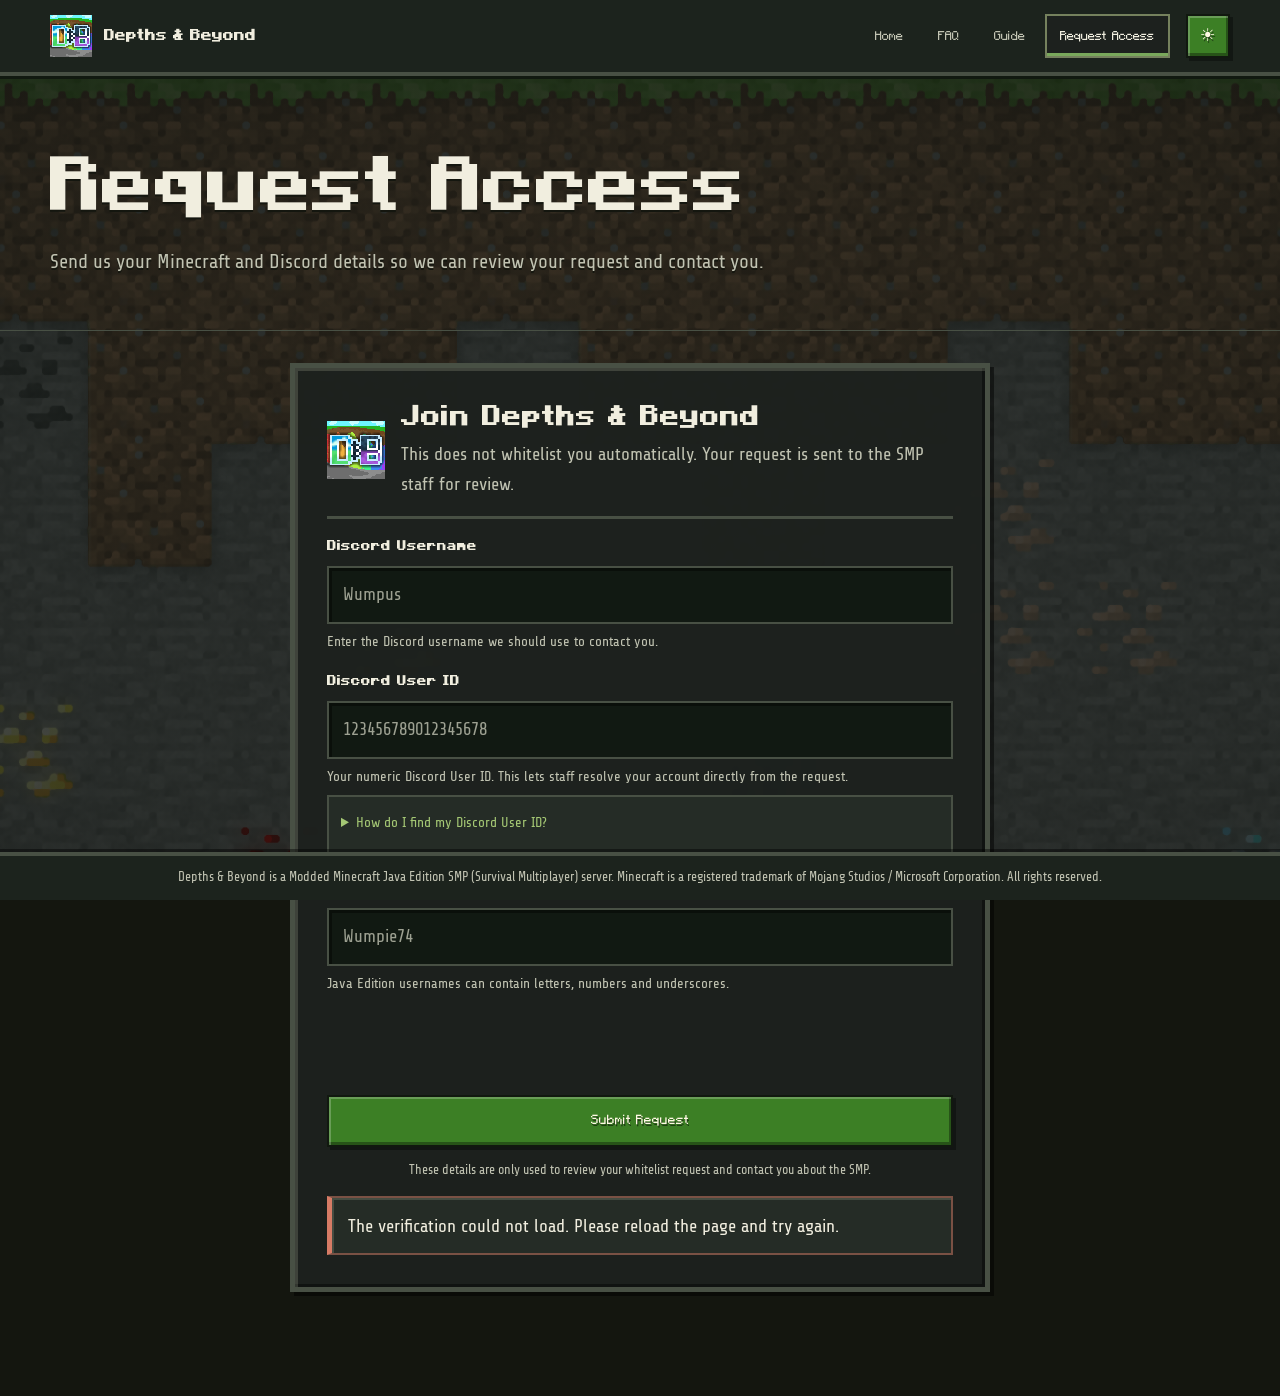
<file: request-access/index.html>
<!doctype html>
<html lang="en" data-theme="dark">
<head>
  <meta charset="utf-8">
  <meta name="viewport" content="width=device-width, initial-scale=1, viewport-fit=cover">
  <meta name="description" content="Request access to the Depths & Beyond modded Minecraft SMP.">
  <meta name="theme-color" content="#14160f">
  <meta name="depths-access-endpoint" content="https://depths-whitelist.sylviarose4ef.workers.dev/">
  <!-- Public widget site key only. Keep the private secret in Cloudflare. -->
  <meta name="depths-turnstile-site-key" content="0x4AAAAAAFOlSrtjDhA348ix">
  <title>Request Access — Depths &amp; Beyond</title>

  <meta property="og:title" content="Depths & Beyond — Request Access">
  <meta property="og:description" content="Request whitelist access to the Depths & Beyond modded Minecraft SMP.">
  <meta property="og:type" content="website">
  <meta property="og:url" content="https://depths.jellys-space.vip/request-access/">
  <meta property="og:image" content="https://depths.jellys-space.vip/assets/images/og-image.jpg">
  <meta property="og:image:width" content="1200">
  <meta property="og:image:height" content="630">
  <meta property="og:image:type" content="image/jpeg">
  <meta name="twitter:card" content="summary_large_image">

  <link rel="discord:component-embed" type="application/json" href="https://depths.jellys-space.vip/discord-embed.json">
  <link rel="icon" type="image/png" href="../assets/images/icon.png">
  <link rel="stylesheet" href="../assets/css/site.css">
  <script>
    try {
      const savedTheme = localStorage.getItem('depths-theme');
      if (savedTheme === 'light' || savedTheme === 'dark') document.documentElement.dataset.theme = savedTheme;
    } catch (_) {}
  </script>
  <script defer src="../assets/js/site.js"></script>
  <script defer src="../assets/js/request-access.js"></script>
</head>
<body>
  <a class="skip-link" href="#main">Skip to content</a>

  <header class="site-header">
    <div class="nav-shell">
      <a class="brand" href="../" aria-label="Depths & Beyond home">
        <img src="../assets/images/icon.png" width="64" height="64" alt="">
        <span class="brand-text">Depths &amp; Beyond</span>
      </a>
      <button class="mobile-menu-toggle" type="button" data-menu-toggle aria-expanded="false" aria-controls="site-nav" aria-label="Open navigation">☰</button>
      <nav class="site-nav" id="site-nav" data-site-nav aria-label="Main navigation">
        <a class="nav-link" href="../">Home</a>
        <a class="nav-link" href="../faq/">FAQ</a>
        <a class="nav-link" href="../guide/">Guide</a>
        <a class="nav-link" href="../request-access/" aria-current="page">Request Access</a>
      </nav>
      <button class="theme-toggle" type="button" data-theme-toggle aria-label="Switch to light theme" title="Switch to light theme">
        <span class="theme-icon" data-theme-icon aria-hidden="true">☀</span>
      </button>
    </div>
  </header>

  <main id="main">
    <header class="page-hero access-page-hero">
      <div class="page-shell">
        <h1 class="page-title">Request Access</h1>
        <p class="page-lede">Send us your Minecraft and Discord details so we can review your request and contact you.</p>
      </div>
    </header>

    <div class="page-shell access-shell">
      <section class="access-card" aria-labelledby="access-form-title">
        <div class="access-card-heading">
          <img src="../assets/images/icon.png" width="72" height="72" alt="" aria-hidden="true">
          <div>
            <h2 id="access-form-title">Join Depths &amp; Beyond</h2>
            <p>This does not whitelist you automatically. Your request is sent to the SMP staff for review.</p>
          </div>
        </div>

        <form class="access-form" data-access-form novalidate>
          <div class="form-field">
            <label for="discord-username">Discord Username</label>
            <input id="discord-username" name="discordUsername" type="text" maxlength="64" autocomplete="off" placeholder="Wumpus" aria-describedby="discord-username-hint" required>
            <p class="field-hint" id="discord-username-hint">Enter the Discord username we should use to contact you.</p>
          </div>

          <div class="form-field">
            <label for="discord-user-id">Discord User ID</label>
            <input id="discord-user-id" name="discordUserId" type="text" inputmode="numeric" pattern="[1-9][0-9]{14,21}" minlength="15" maxlength="22" autocomplete="off" placeholder="123456789012345678" aria-describedby="discord-id-hint" required>
            <p class="field-hint" id="discord-id-hint">Your numeric Discord User ID. This lets staff resolve your account directly from the request.</p>
            <details class="field-help">
              <summary>How do I find my Discord User ID?</summary>
              <p>In Discord, enable <strong>Developer Mode</strong> in Settings → Advanced. Then right-click your profile and choose <strong>Copy User ID</strong>.</p>
            </details>
          </div>

          <div class="form-field">
            <label for="minecraft-username">Minecraft Username</label>
            <input id="minecraft-username" name="minecraftUsername" type="text" minlength="3" maxlength="16" pattern="[A-Za-z0-9_]{3,16}" autocomplete="off" autocapitalize="off" spellcheck="false" placeholder="Wumpie74" aria-describedby="minecraft-hint" required>
            <p class="field-hint" id="minecraft-hint">Java Edition usernames can contain letters, numbers and underscores.</p>
          </div>

          <div class="access-honeypot" aria-hidden="true">
            <label for="access-website">Website</label>
            <input id="access-website" name="website" type="text" tabindex="-1" autocomplete="off">
          </div>

          <div class="access-actions">
            <div class="access-turnstile" data-access-turnstile hidden></div>
            <button class="button access-submit" type="submit" data-access-submit>Submit Request</button>
            <p class="access-privacy">These details are only used to review your whitelist request and contact you about the SMP.</p>
          </div>

          <div class="access-status" data-access-status role="status" aria-live="polite" hidden></div>
        </form>
      </section>
    </div>
  </main>

  <footer class="site-footer">
    <div class="footer-shell">
      <p>Depths &amp; Beyond is a Modded Minecraft Java Edition SMP (Survival Multiplayer) server. Minecraft is a registered trademark of Mojang Studios / Microsoft Corporation. All rights reserved.</p>
    </div>
  </footer>
</body>
</html>
</file>
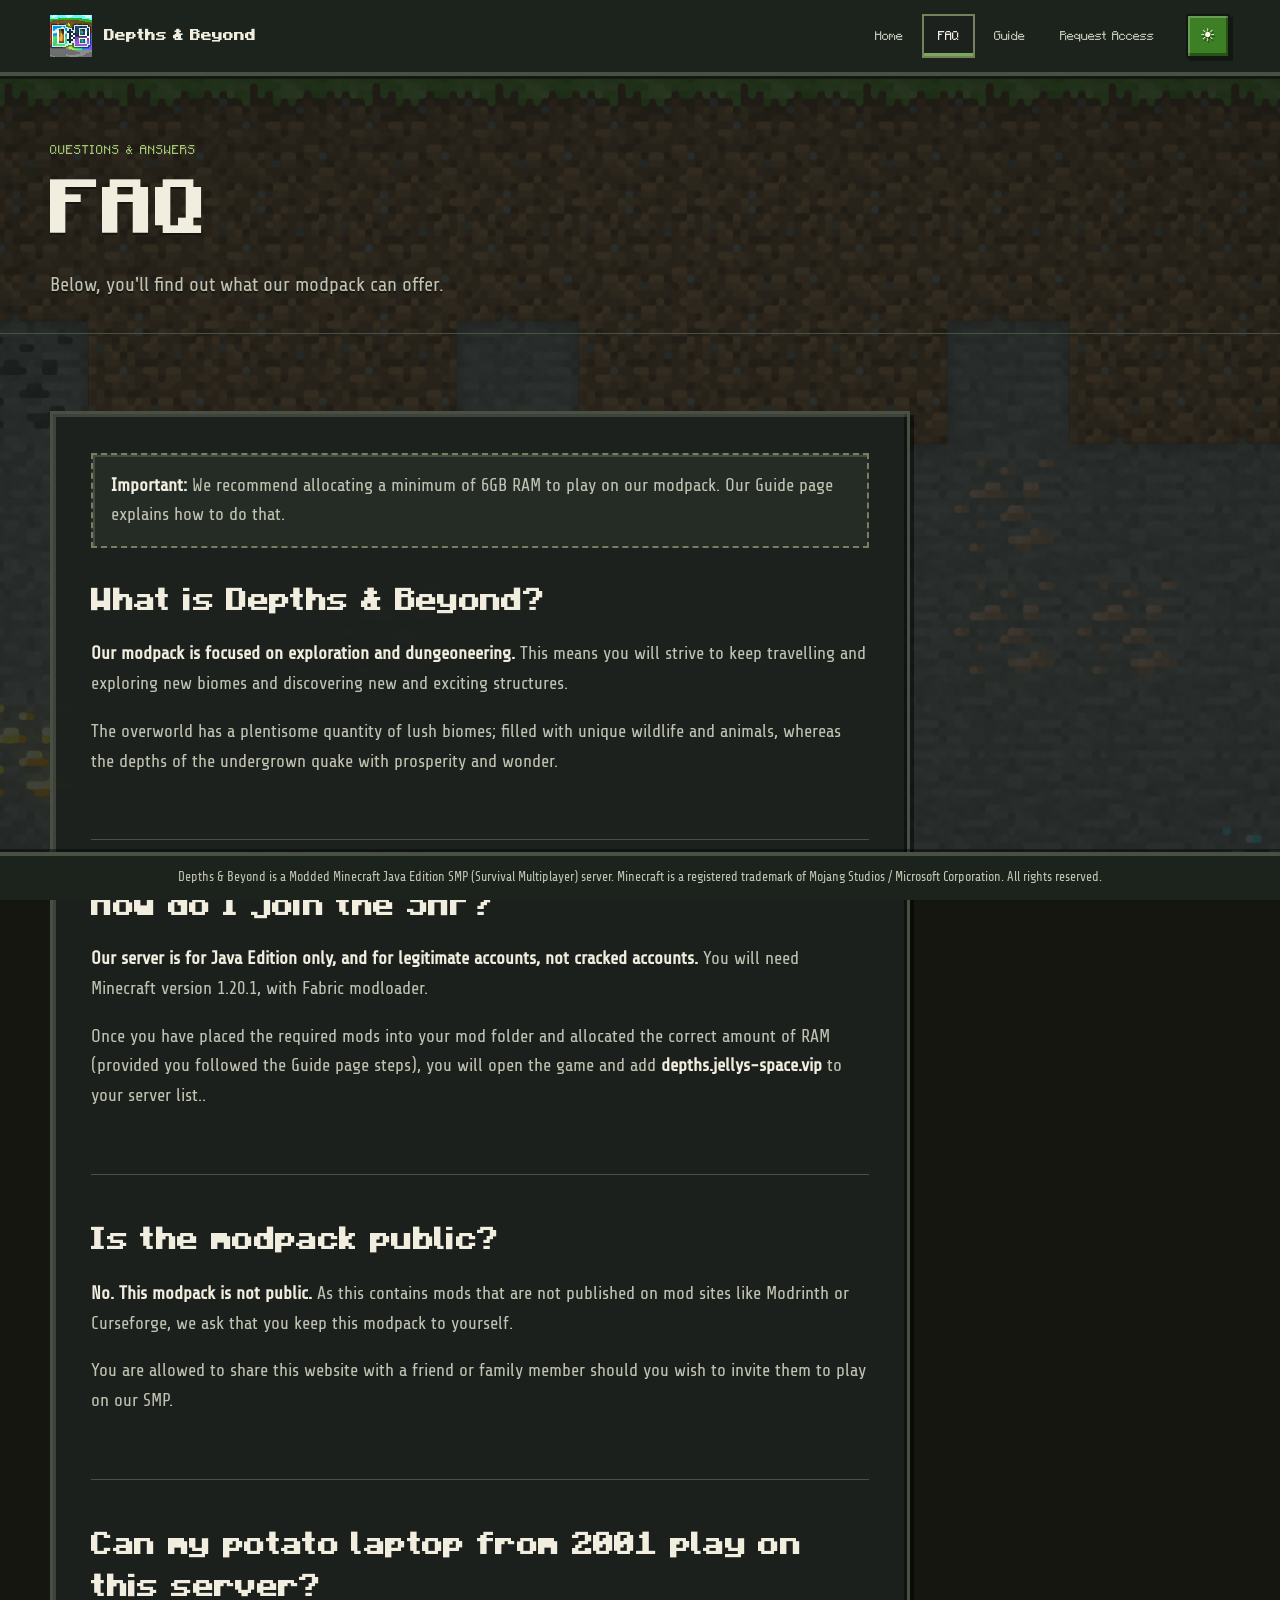
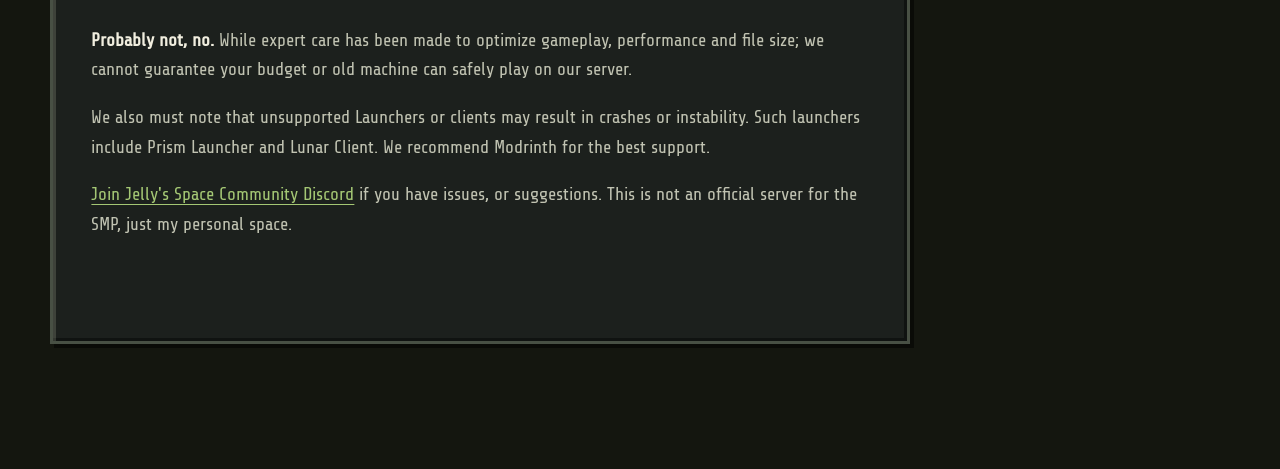
<file: faq.html>
<!doctype html>
<html lang="en">
<head>
  <meta charset="utf-8">
  <meta name="viewport" content="width=device-width, initial-scale=1">
  <meta http-equiv="refresh" content="0; url=faq/">
  <link rel="canonical" href="https://depths.jellys-space.vip/faq/">
  <meta name="robots" content="noindex">
  <title>FAQ — Depths &amp; Beyond</title>
  <script>window.location.replace("faq/");</script>
</head>
<body>
  <p>Redirecting to <a href="faq/">FAQ</a>…</p>
</body>
</html>
</file>
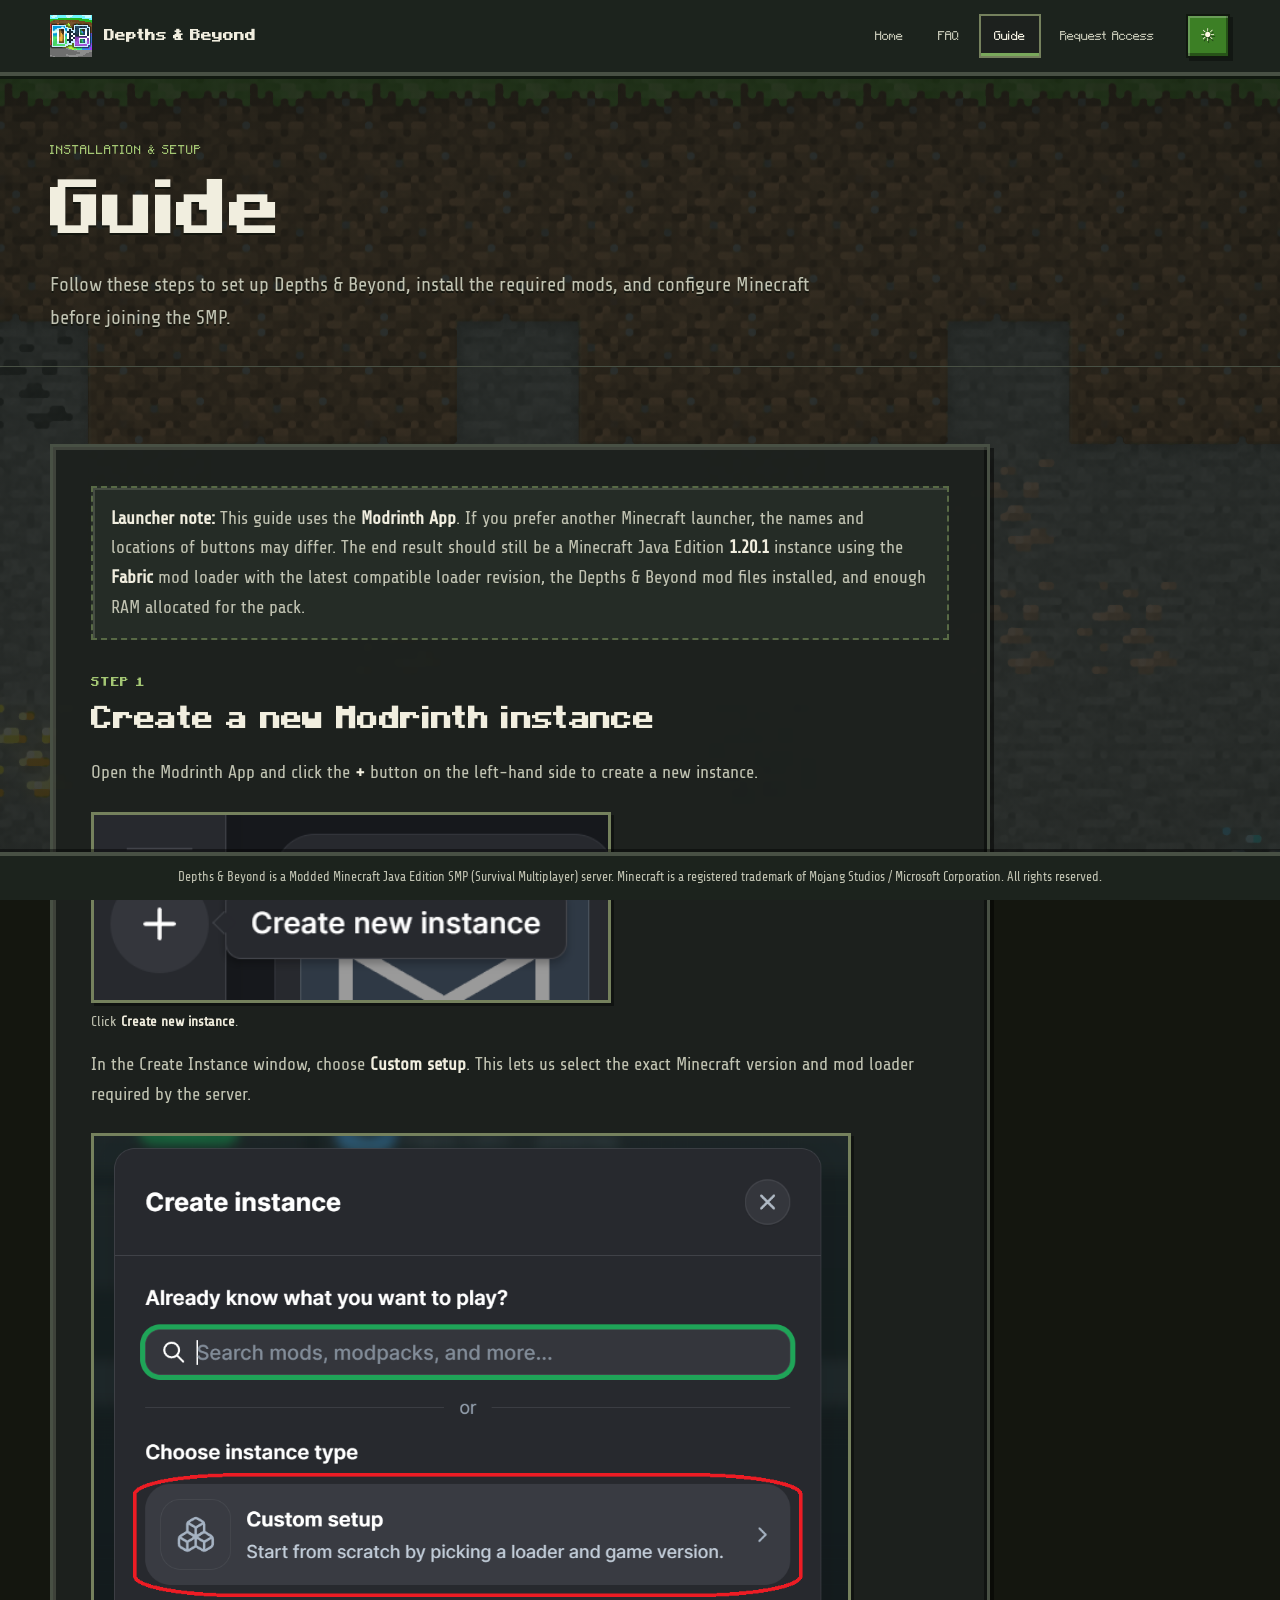
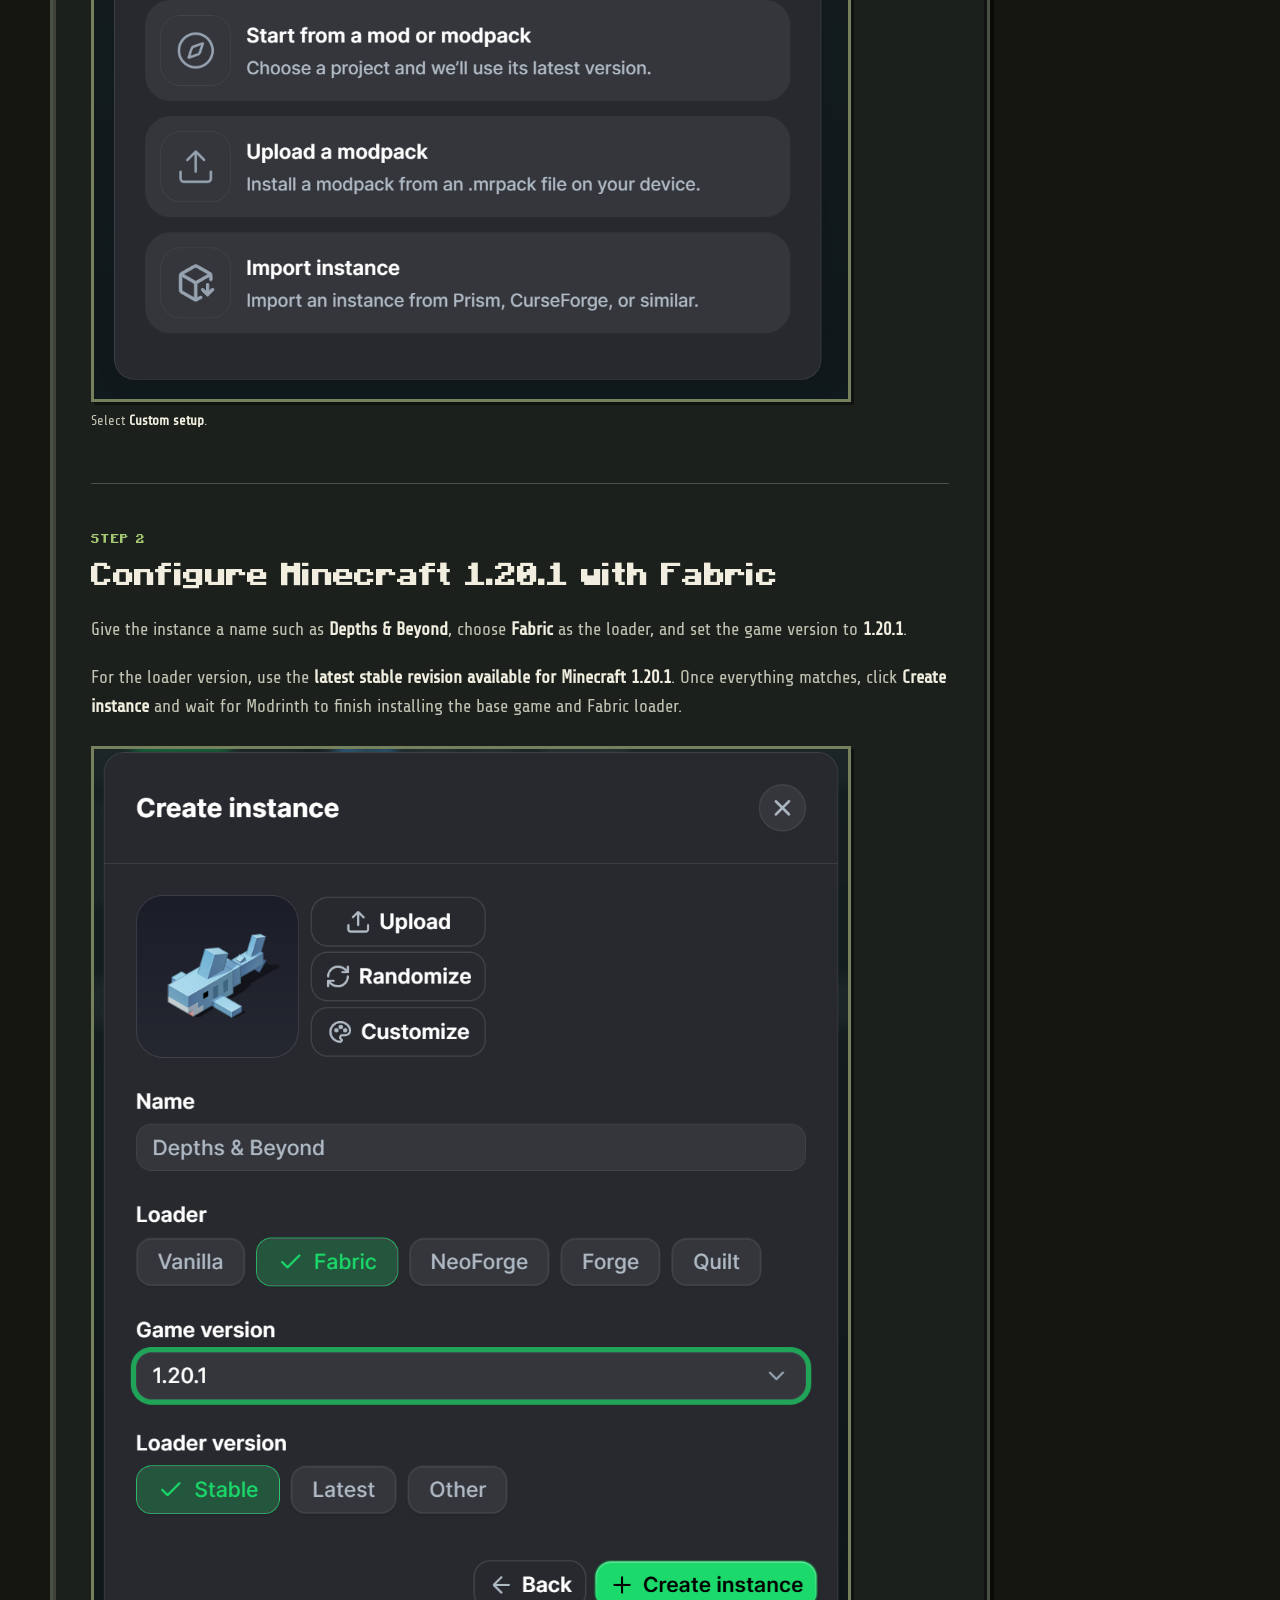
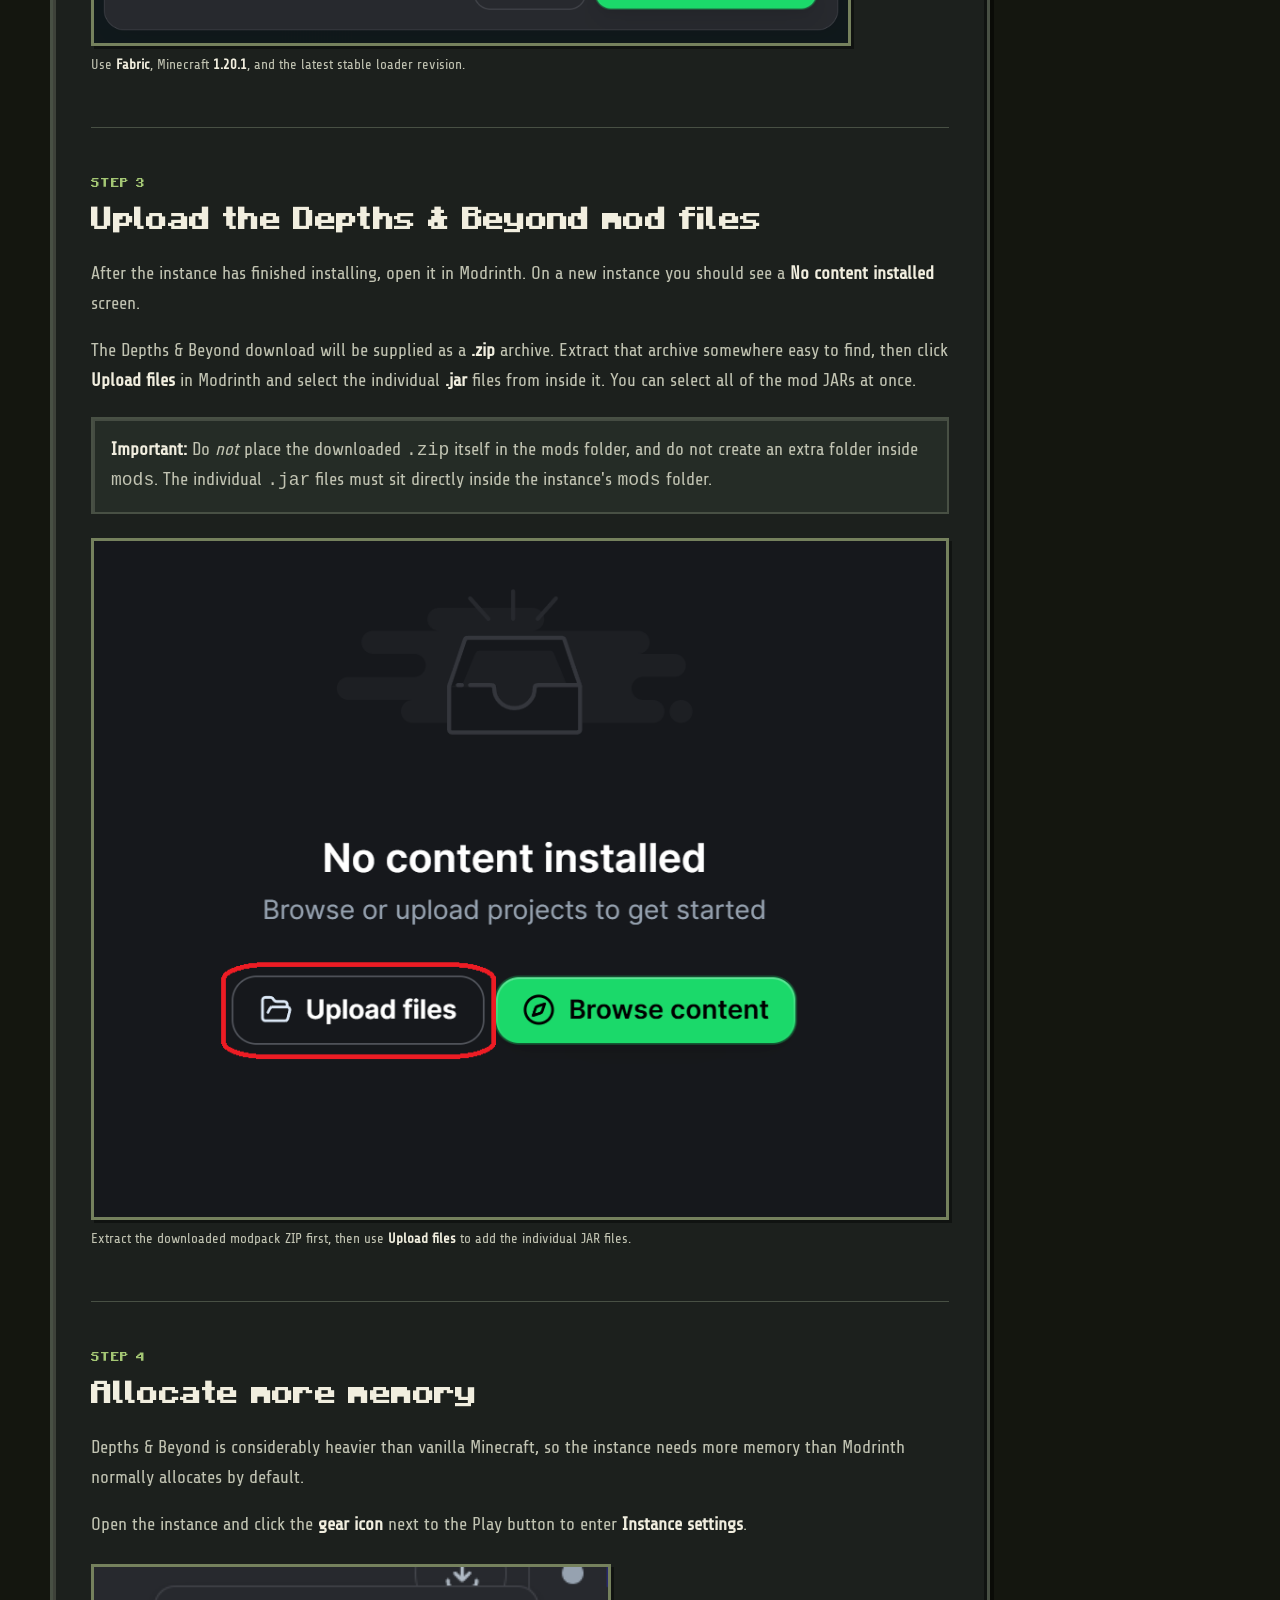
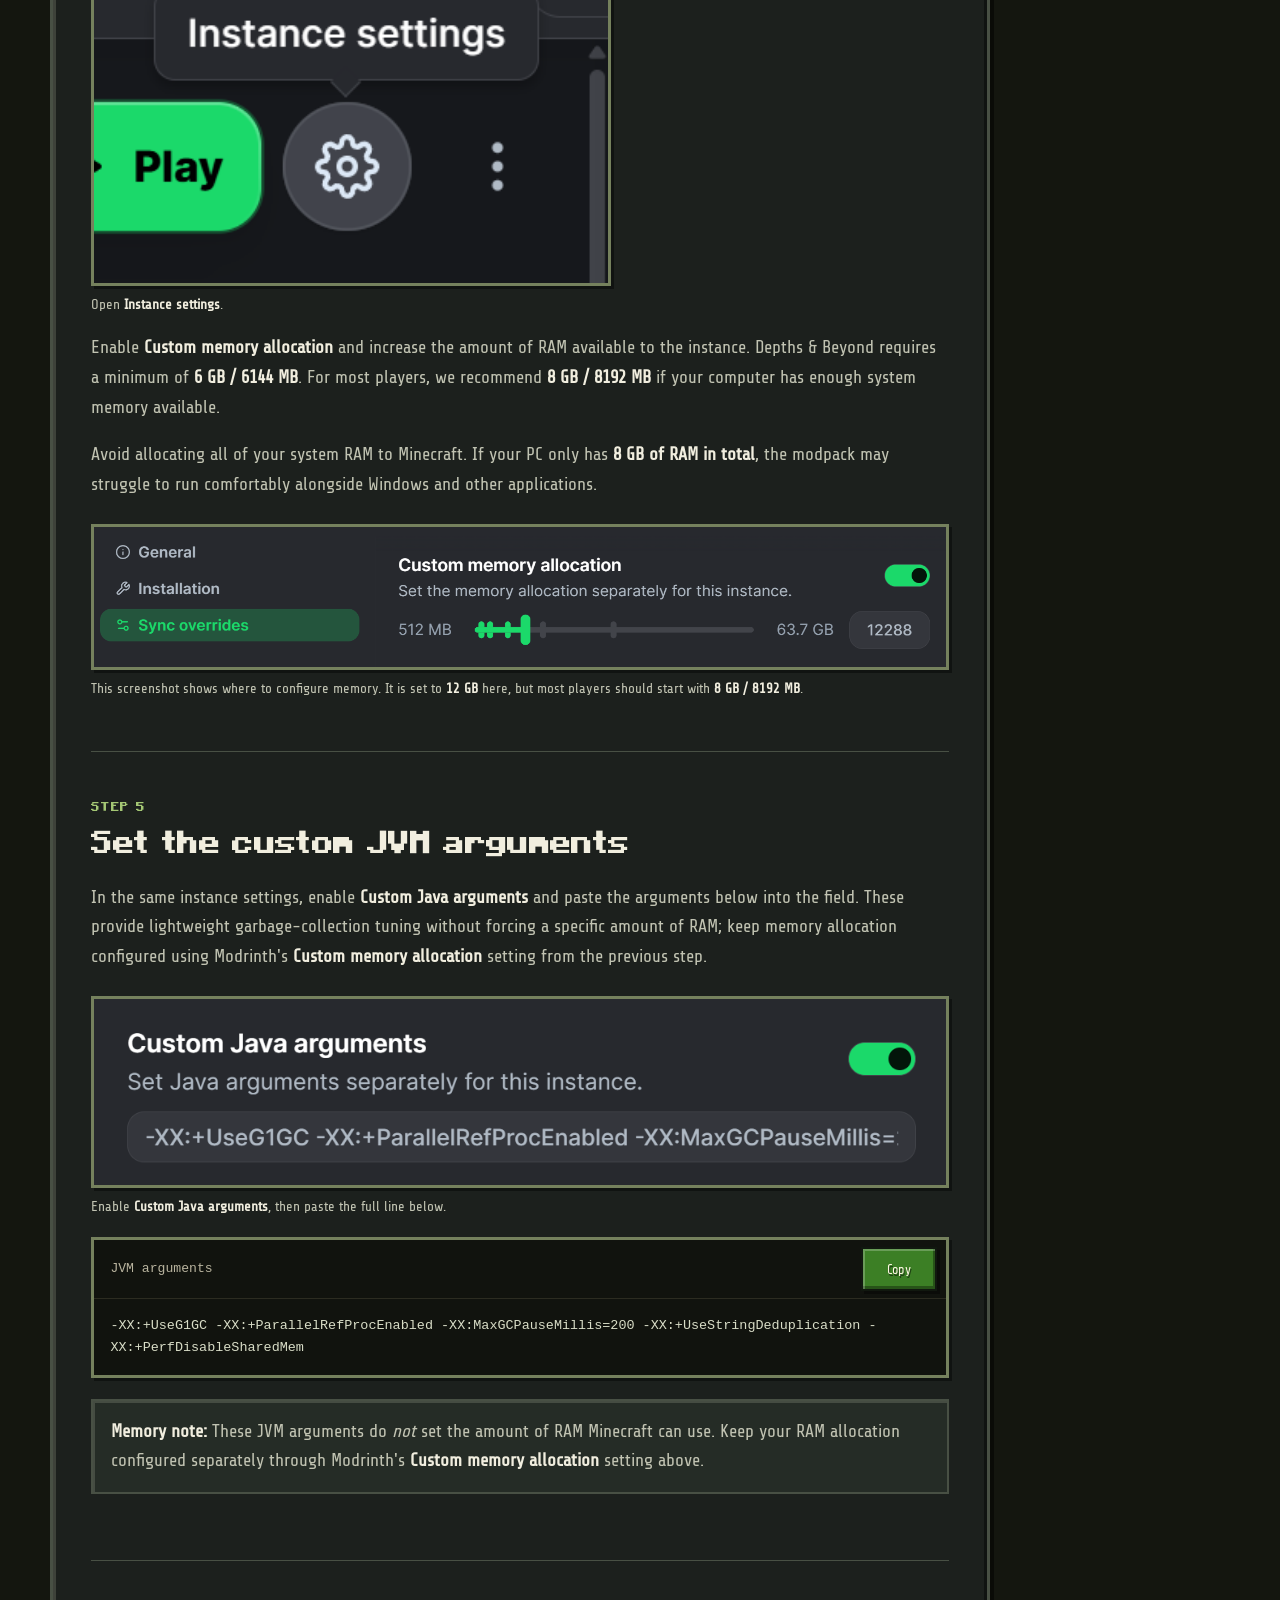
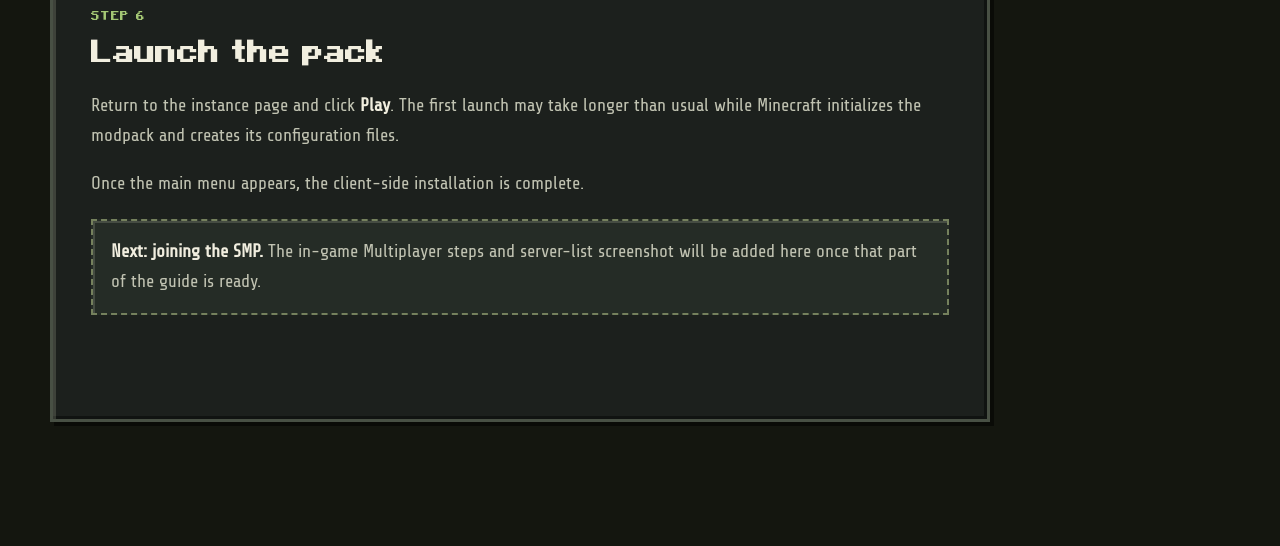
<file: guide.html>
<!doctype html>
<html lang="en">
<head>
  <meta charset="utf-8">
  <meta name="viewport" content="width=device-width, initial-scale=1">
  <meta http-equiv="refresh" content="0; url=guide/">
  <link rel="canonical" href="https://depths.jellys-space.vip/guide/">
  <meta name="robots" content="noindex">
  <title>Guide — Depths &amp; Beyond</title>
  <script>window.location.replace("guide/");</script>
</head>
<body>
  <p>Redirecting to <a href="guide/">Guide</a>…</p>
</body>
</html>
</file>
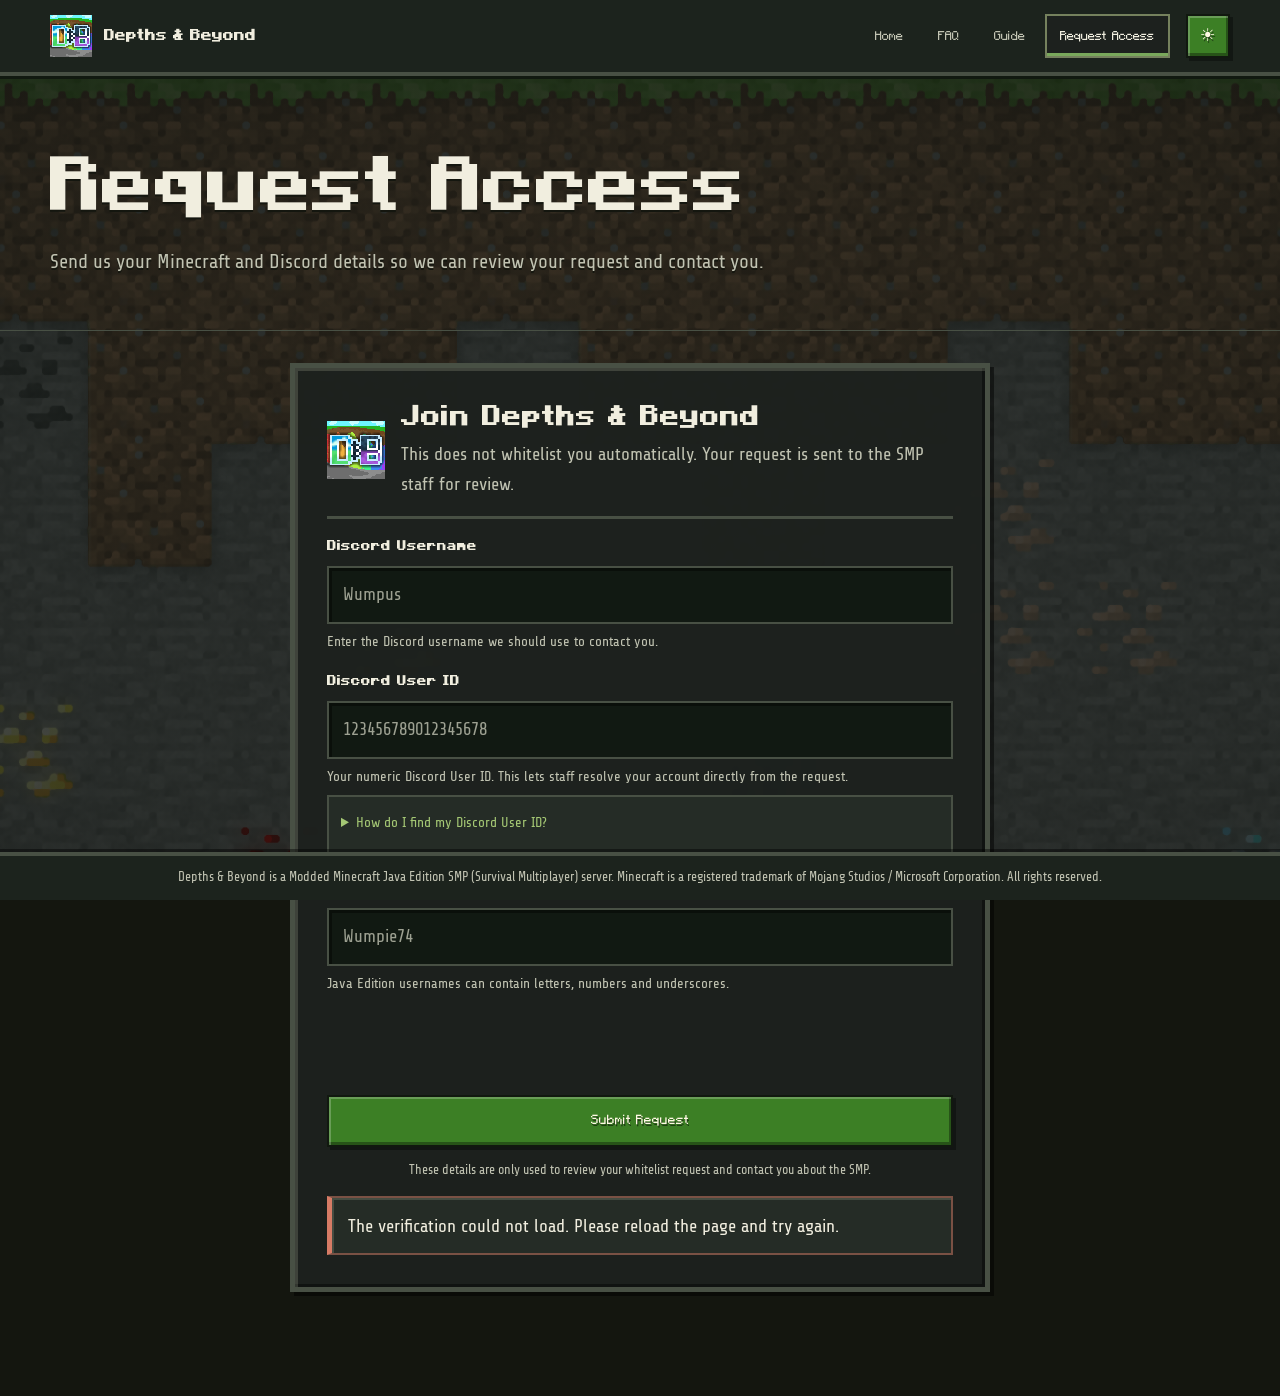
<file: request-access.html>
<!doctype html>
<html lang="en">
<head>
  <meta charset="utf-8">
  <meta name="viewport" content="width=device-width, initial-scale=1">
  <meta http-equiv="refresh" content="0; url=request-access/">
  <link rel="canonical" href="https://depths.jellys-space.vip/request-access/">
  <meta name="robots" content="noindex">
  <title>Request Access — Depths &amp; Beyond</title>
  <script>window.location.replace("request-access/");</script>
</head>
<body>
  <p>Redirecting to <a href="request-access/">Request Access</a>…</p>
</body>
</html>
</file>
<file: assets/css/site.css>
@font-face {
  font-family: 'Minecraft';
  src: url('../fonts/Minecraft-Regular.woff2') format('woff2');
  font-style: normal;
  font-weight: 400;
  font-display: swap;
}

@font-face {
  font-family: 'Minecraft';
  src: url('../fonts/Minecraft-Bold.woff2') format('woff2');
  font-style: normal;
  font-weight: 700;
  font-display: swap;
}

@font-face {
  font-family: 'Share Tech';
  src: url('../fonts/ShareTech-Regular.woff2') format('woff2');
  font-style: normal;
  font-weight: 400;
  font-display: swap;
}

:root {
  color-scheme: dark;
  --bg: #14160f;
  --bg-soft: #1b1e16;
  --surface: rgba(31, 34, 25, 0.90);
  --surface-solid: #24271d;
  --surface-2: #303428;
  --text: #f1eedf;
  --muted: #b9b49f;
  --border: rgba(205, 195, 151, 0.18);
  --border-strong: rgba(184, 165, 91, 0.44);
  --blue: #739a4b;
  --cyan: #a4c774;
  --green: #79a85b;
  --purple: #9270aa;
  --gold: #d7a34b;
  --header-bg: rgba(16, 18, 13, 0.86);
  --shadow: 4px 4px 0 rgba(0, 0, 0, 0.48);
  --max-width: 1180px;
}

html[data-theme='light'] {
  color-scheme: light;
  --bg: #e7e2d4;
  --bg-soft: #f4f0e5;
  --surface: rgba(250, 247, 237, 0.90);
  --surface-solid: #f8f4e8;
  --surface-2: #ddd7c5;
  --text: #292b21;
  --muted: #696957;
  --border: rgba(92, 83, 50, 0.18);
  --border-strong: rgba(126, 105, 48, 0.38);
  --blue: #58783a;
  --cyan: #688d49;
  --green: #5f8748;
  --purple: #74568a;
  --gold: #97691f;
  --header-bg: rgba(239, 234, 220, 0.90);
  --shadow: 4px 4px 0 rgba(59, 49, 28, 0.24);
}

* {
  box-sizing: border-box;
}

html {
  scroll-behavior: smooth;
  background: var(--bg);
}

body {
  margin: 0;
  min-width: 320px;
  min-height: 100vh;
  padding-bottom: 0;
  display: flex;
  flex-direction: column;
  position: relative;
  z-index: 1;
  overflow-x: hidden;
  background: transparent;
  color: var(--text);
  font-family: 'Share Tech', system-ui, sans-serif;
  font-size: 18px;
  line-height: 1.65;
  text-rendering: optimizeLegibility;
}

/* Desktop wallpaper. Mobile paints on the document canvas instead: Safari can
   clip fixed layers above its floating toolbar, regardless of their height. */
html::before {
  content: '';
  position: fixed;
  z-index: 0;
  top: 0;
  bottom: 0;
  left: 0;
  width: 100%;
  min-height: 100vh;
  min-height: 100lvh;
  pointer-events: none;
  background:
    linear-gradient(var(--world-tint), var(--world-tint)),
    url('../images/minecraft-world-bg.png') center calc(76px + env(safe-area-inset-top)) / cover no-repeat;
  background-size: 100% 100%, max(115vw, calc(115vh * 16 / 9)) auto;
  background-size: 100% 100%, max(115vw, calc(115lvh * 16 / 9)) auto;
}

img,
video,
iframe {
  display: block;
  max-width: 100%;
}

a {
  color: inherit;
}

button,
a {
  -webkit-tap-highlight-color: transparent;
}

button {
  font: inherit;
}

/* Desktop-only Minecraft-style cursors. Touch/mobile devices keep their native UI. */
@media (hover: hover) and (pointer: fine) {
  html,
  body,
  body * {
    cursor: url('../cursors/maincursor.cur'), auto !important;
  }

  a[href],
  a[href] *,
  button:not(:disabled),
  button:not(:disabled) *,
  summary,
  summary *,
  [role='button']:not([aria-disabled='true']),
  [role='button']:not([aria-disabled='true']) * {
    cursor: url('../cursors/link.cur'), pointer !important;
  }

  button:disabled,
  [aria-disabled='true'] {
    cursor: url('../cursors/maincursor.cur'), not-allowed !important;
  }
}

::selection {
  background: rgba(115, 154, 75, 0.32);
}

.skip-link {
  position: fixed;
  left: 1rem;
  top: 1rem;
  z-index: 9999;
  transform: translateY(-160%);
  padding: 0.7rem 1rem;
  border-radius: 0;
  background: var(--text);
  color: var(--bg);
}

.skip-link:focus {
  transform: translateY(0);
}

.site-header {
  position: sticky;
  top: 0;
  z-index: 100;
  border-bottom: 1px solid var(--border);
  background: var(--header-bg);
}

.nav-shell {
  width: min(calc(100% - 2rem), var(--max-width));
  min-height: 72px;
  margin: 0 auto;
  display: flex;
  align-items: center;
  gap: 1rem;
}

.brand {
  display: inline-flex;
  align-items: center;
  gap: 0.75rem;
  min-width: 0;
  color: var(--text);
  text-decoration: none;
}

.brand img {
  width: 42px;
  height: 42px;
  image-rendering: pixelated;
}

.brand-text {
  font-family: 'Minecraft', monospace;
  font-size: 1rem;
  font-weight: 700;
  line-height: 1.1;
  white-space: nowrap;
}

.site-nav {
  margin-left: auto;
  display: flex;
  align-items: center;
  gap: 0.25rem;
}

.nav-link,
.theme-toggle,
.mobile-menu-toggle {
  min-height: 44px;
  border: 1px solid transparent;
  border-radius: 0;
  background: transparent;
  color: var(--muted);
  text-decoration: none;
  cursor: pointer;
  transition: 160ms ease;
}

.nav-link {
  display: inline-flex;
  align-items: center;
  padding: 0.55rem 0.85rem;
  font-family: 'Minecraft', monospace;
  font-size: 0.78rem;
}

.nav-link:hover,
.nav-link:focus-visible,
.nav-link[aria-current='page'] {
  border-color: var(--border);
  background: var(--surface);
  color: var(--text);
}

.theme-toggle,
.mobile-menu-toggle {
  display: inline-grid;
  place-items: center;
  width: 44px;
  height: 44px;
  padding: 0;
  border-color: var(--border);
  background: var(--surface);
  color: var(--text);
}

.theme-toggle:hover,
.mobile-menu-toggle:hover {
  border-color: var(--border-strong);
  transform: translateY(-1px);
}

.theme-icon {
  font-size: 1.1rem;
  line-height: 1;
}

.mobile-menu-toggle {
  display: none;
}

main {
  flex: 1;
  width: 100%;
}

.page-shell {
  width: min(calc(100% - 2rem), var(--max-width));
  margin: 0 auto;
}

.hero {
  position: relative;
  isolation: isolate;
  min-height: 0;
  display: grid;
  place-items: center;
  padding: clamp(2rem, 4vw, 3.5rem) 0 clamp(2.5rem, 5vw, 4rem);
  overflow: hidden;
}

.hero-inner {
  width: min(calc(100% - 2rem), 920px);
  min-width: 0;
  margin: 0 auto;
  text-align: center;
}

.hero-logo {
  width: clamp(240px, 28vw, 360px);
  height: auto;
  max-height: none;
  object-fit: contain;
  margin: 0 auto;
  filter: drop-shadow(0 20px 35px rgba(0, 0, 0, 0.24));
}

.hero-tagline {
  margin: 0.7rem auto 0;
  font-family: 'Minecraft', monospace;
  font-size: clamp(1.2rem, 2.7vw, 1.8rem);
  line-height: 1.4;
}

.hero-copy {
  max-width: 700px;
  margin: 1rem auto 0;
  color: var(--muted);
  font-size: clamp(1.05rem, 2vw, 1.22rem);
}

.cta-row {
  display: flex;
  flex-wrap: wrap;
  justify-content: center;
  gap: 0.8rem;
  margin-top: 1.65rem;
}

.button {
  display: inline-flex;
  align-items: center;
  justify-content: center;
  min-height: 48px;
  padding: 0.72rem 1.05rem;
  border: 1px solid var(--border-strong);
  border-radius: 0;
  background: linear-gradient(180deg, rgba(115, 154, 75, 0.22), rgba(115, 154, 75, 0.09));
  color: var(--text);
  font-family: 'Minecraft', monospace;
  font-size: 0.83rem;
  line-height: 1.2;
  text-decoration: none;
  box-shadow: inset 0 1px 0 rgba(255, 255, 255, 0.08);
  transition: transform 160ms ease, border-color 160ms ease, background 160ms ease;
}

.button:hover,
.button:focus-visible {
  transform: translateY(-2px);
  border-color: var(--blue);
  background: linear-gradient(180deg, rgba(115, 154, 75, 0.32), rgba(115, 154, 75, 0.14));
}

.button.secondary {
  border-color: var(--border);
  background: var(--surface);
}

.button.discord {
  border-color: rgba(88, 101, 242, 0.58);
  background: linear-gradient(180deg, rgba(88, 101, 242, 0.28), rgba(88, 101, 242, 0.14));
}

.microcopy {
  margin-top: 0.9rem;
  color: var(--muted);
  font-size: 0.9rem;
}

.section {
  padding: clamp(2.6rem, 5vw, 4rem) 0;
}

.section + .section {
  border-top: 1px solid var(--border);
}

.section-kicker {
  margin: 0 0 0.55rem;
  color: var(--cyan);
  font-family: 'Minecraft', monospace;
  font-size: 0.78rem;
  text-transform: uppercase;
  letter-spacing: 0.08em;
}

.section-title,
.page-title,
.prose h2,
.prose h3 {
  font-family: 'Minecraft', monospace;
  letter-spacing: -0.02em;
}

.section-title {
  margin: 0;
  font-size: clamp(1.85rem, 4vw, 3.2rem);
  line-height: 1.2;
}

.section-intro {
  max-width: 760px;
  margin: 0.85rem 0 0;
  color: var(--muted);
  font-size: 1.08rem;
}

.feature-grid {
  display: grid;
  grid-template-columns: repeat(3, minmax(0, 1fr));
  gap: 1rem;
  margin-top: 2rem;
}

.feature-card {
  position: relative;
  min-height: 240px;
  padding: 1.3rem;
  border: 1px solid var(--border);
  border-radius: 0;
  overflow: hidden;
  background: linear-gradient(150deg, var(--surface), rgba(115, 154, 75, 0.045));
  box-shadow: var(--shadow);
}

.feature-icon {
  display: inline-grid;
  place-items: center;
  width: 42px;
  height: 42px;
  border: 1px solid var(--border-strong);
  border-radius: 0;
  background: rgba(115, 154, 75, 0.10);
  font-size: 1.2rem;
}

.feature-card h3 {
  margin: 1rem 0 0.5rem;
  font-family: 'Minecraft', monospace;
  font-size: 1.05rem;
}

.feature-card p {
  margin: 0;
  color: var(--muted);
}

.gallery-wrap {
  margin-top: 2.2rem;
}

.gallery-frame {
  position: relative;
  padding: clamp(7px, 1vw, 11px);
  border: 1px solid var(--border-strong);
  border-radius: 0;
  background:
    linear-gradient(var(--surface-solid), var(--surface-solid)) padding-box,
    linear-gradient(115deg, rgba(115, 154, 75, 0.72), rgba(215, 163, 75, 0.38), rgba(146, 112, 170, 0.52)) border-box;
  box-shadow: var(--shadow);
}

.gallery-frame::before,
.gallery-frame::after {
  content: '';
  position: absolute;
  z-index: 3;
  width: 72px;
  height: 72px;
  pointer-events: none;
}

.gallery-frame::before {
  left: -1px;
  top: -1px;
  border-left: 3px solid var(--cyan);
  border-top: 3px solid var(--cyan);
  border-radius: 0;
}

.gallery-frame::after {
  right: -1px;
  bottom: -1px;
  border-right: 3px solid var(--purple);
  border-bottom: 3px solid var(--purple);
  border-radius: 0;
}

.slideshow {
  position: relative;
  aspect-ratio: 16 / 9;
  overflow: hidden;
  border-radius: 0;
  background: #05090d;
}

 .slide {
  position: absolute;
  inset: 0;
  width: 100%;
  height: 100%;
  margin: 0;
  overflow: hidden;
  opacity: 0;
  transition: opacity 900ms ease-in-out;
  pointer-events: none;
  z-index: 0;
}

.slide.is-leaving {
  opacity: 0;
  pointer-events: none;
  z-index: 1;
}

.slide.is-active {
  opacity: 1;
  pointer-events: auto;
  z-index: 2;
}

.slide img {
  position: absolute;
  inset: 0;
  display: block;
  width: 100%;
  height: 100%;
  max-width: none;
  object-fit: cover;
  object-position: center center;
  transform: scale(1);
  transform-origin: center center;
  backface-visibility: hidden;
}

/*
 * The image itself performs the camera push; the slide never moves.
 * Keeping the exact same animation on an outgoing slide lets the zoom
 * continue smoothly throughout the crossfade instead of snapping back.
 */
.slide.is-active img,
.slide.is-leaving img {
  animation: cinematic-zoom 20s linear both;
  will-change: transform;
}

@keyframes cinematic-zoom {
  from {
    transform: scale(1);
  }
  to {
    transform: scale(1.22);
  }
}

.split-callout {
  display: grid;
  grid-template-columns: 1.2fr 0.8fr;
  gap: 1rem;
  align-items: stretch;
  margin-top: 2rem;
}

.callout-panel {
  padding: 1.35rem;
  border: 1px solid var(--border);
  border-radius: 0;
  background: var(--surface);
}

.callout-panel h3 {
  margin: 0 0 0.6rem;
  font-family: 'Minecraft', monospace;
  font-size: 1rem;
}

.callout-panel p {
  margin: 0;
  color: var(--muted);
}

.page-hero {
  padding: clamp(2.5rem, 5vw, 4rem) 0 2rem;
  border-bottom: 1px solid var(--border);
}

.page-title {
  margin: 0.4rem 0 0;
  font-size: clamp(2.3rem, 6vw, 4.8rem);
  line-height: 1.08;
}

.page-lede {
  max-width: 760px;
  margin: 1rem 0 0;
  color: var(--muted);
  font-size: clamp(1.05rem, 2vw, 1.25rem);
}

.prose-shell {
  display: grid;
  grid-template-columns: minmax(0, 1fr);
  gap: 2rem;
  padding: clamp(3rem, 6vw, 5.5rem) 0;
}

.prose {
  max-width: 860px;
}

.prose section {
  padding: 0 0 2.8rem;
}

.prose section + section {
  padding-top: 2.8rem;
  border-top: 1px solid var(--border);
}

.prose h2 {
  margin: 0 0 1rem;
  font-size: clamp(1.35rem, 3vw, 2rem);
  line-height: 1.3;
}

.prose h3 {
  margin: 1.7rem 0 0.6rem;
  font-size: 1rem;
}

.prose p,
.prose li {
  color: var(--muted);
}

.prose strong {
  color: var(--text);
}

.prose a:not(.button) {
  color: var(--cyan);
  text-underline-offset: 0.2em;
}

.edit-note {
  margin-bottom: 2rem;
  padding: 1rem 1.1rem;
  border: 1px dashed var(--border-strong);
  border-radius: 0;
  background: rgba(115, 154, 75, 0.07);
  color: var(--muted);
}

.edit-note strong {
  color: var(--text);
}

.hero-video {
  width: min(100%, 720px);
  min-width: 0;
  margin: 1.5rem auto 0;
}

.video-embed {
  position: relative;
  width: 100%;
  max-width: 100%;
  min-width: 0;
  aspect-ratio: 16 / 9;
  min-height: 200px;
  overflow: hidden;
  background: #05090d;
}

.video-embed iframe {
  position: absolute;
  inset: 0;
  width: 100%;
  height: 100%;
  border: 0;
}

.code-hint {
  margin-top: 1rem;
  padding: 0.95rem 1rem;
  overflow-x: auto;
  border: 1px solid var(--border);
  border-radius: 0;
  background: #11130e;
  color: #d9ddc7;
  font: 0.82rem/1.55 ui-monospace, SFMono-Regular, Consolas, monospace;
  white-space: pre-wrap;
}

html[data-theme='light'] .code-hint {
  background: #eee9da;
  color: #343527;
}

.site-footer {
  position: relative;
  z-index: 95;
  margin-top: 0;
  border-top: 1px solid var(--border);
  background: var(--header-bg);
  box-shadow: 0 -10px 32px rgba(0, 0, 0, 0.16);
}

.footer-shell {
  width: min(calc(100% - 2rem), var(--max-width));
  margin: 0 auto;
  padding: 0.72rem 0 0.78rem;
  color: var(--muted);
  font-size: 0.82rem;
}

.footer-shell p {
  margin: 0;
  text-align: center;
  line-height: 1.35;
}

.not-found {
  min-height: calc(100svh - 72px);
  display: grid;
  place-items: center;
  padding: 4rem 1rem;
  text-align: center;
}

.not-found img {
  width: min(320px, 66vw);
  height: auto;
  max-height: min(32svh, 260px);
  object-fit: contain;
  margin: 0 auto;
  filter: drop-shadow(0 16px 28px rgba(0, 0, 0, 0.22));
}

.not-found h1 {
  margin: 1rem 0 0;
  font-family: 'Minecraft', monospace;
  font-size: clamp(1.8rem, 5vw, 3rem);
}

.not-found p {
  color: var(--muted);
}

:focus-visible {
  outline: 3px solid rgba(164, 199, 116, 0.72);
  outline-offset: 3px;
}

@media (max-width: 820px) {
  body {
    font-size: 17px;
  }

  .nav-shell {
    min-height: 66px;
  }

  .brand-text {
    font-size: 0.9rem;
  }

  .mobile-menu-toggle {
    display: inline-grid;
    margin-left: auto;
  }

  .site-nav {
    position: absolute;
    top: calc(100% + 1px);
    left: 0;
    right: 0;
    display: none;
    margin: 0;
    padding: 0.75rem 1rem 1rem;
    border-bottom: 1px solid var(--border);
    background: var(--header-bg);
  }

  .site-nav.is-open {
    display: grid;
    grid-template-columns: 1fr;
    gap: 0.35rem;
  }

  .nav-link {
    width: 100%;
    justify-content: center;
  }

  .theme-toggle {
    margin-left: 0.2rem;
  }

  .hero {
    min-height: auto;
    padding-top: 4.1rem;
  }

  .feature-grid,
  .split-callout {
    grid-template-columns: 1fr;
  }

  .feature-card {
    min-height: 0;
  }

  .gallery-frame::before,
  .gallery-frame::after {
    width: 46px;
    height: 46px;
  }
}

@media (max-width: 760px) {
  .footer-shell {
    padding: 0.58rem 0 0.66rem;
    font-size: 0.76rem;
  }

  .footer-shell p {
    text-align: center;
    line-height: 1.3;
  }
}

@media (max-width: 520px) {
  .page-shell,
  .nav-shell,
  .footer-shell {
    width: min(calc(100% - 1.25rem), var(--max-width));
  }

  .brand-text {
    display: none;
  }

  .hero-inner {
    width: min(calc(100% - 1.1rem), 920px);
  }

  .hero-logo {
    width: clamp(220px, 68vw, 290px);
    max-height: none;
  }

  .cta-row {
    display: grid;
    grid-template-columns: 1fr;
  }

  .button {
    width: 100%;
  }

  .slideshow {
    border-radius: 0;
  }

  .gallery-frame {
    border-radius: 0;
  }

  .gallery-frame::before,
  .gallery-frame::after {
    border-radius: 0;
  }
}

@media (prefers-reduced-motion: reduce) {
  html {
    scroll-behavior: auto;
  }

  *,
  *::before,
  *::after {
    transition-duration: 0.01ms !important;
    animation-duration: 0.01ms !important;
    animation-iteration-count: 1 !important;
  }
}

/* Guide page ------------------------------------------------------------- */
.guide-prose {
  max-width: 940px;
}

.launcher-note {
  border-color: rgba(164, 199, 116, 0.40);
  background:
    linear-gradient(90deg, rgba(115, 154, 75, 0.10), rgba(215, 163, 75, 0.04)),
    var(--surface);
}

.guide-step {
  scroll-margin-top: 96px;
}

.guide-step-label {
  margin: 0 0 0.35rem !important;
  color: var(--cyan) !important;
  font-family: 'Minecraft', monospace;
  font-size: 0.78rem;
  font-weight: 700;
  letter-spacing: 0.055em;
  text-transform: uppercase;
}

.guide-step > h2 {
  margin-top: 0;
}

.guide-shot {
  width: 100%;
  margin: 1.5rem 0 0.45rem;
}

.guide-shot--compact {
  width: min(100%, 520px);
}

.guide-shot--portrait {
  width: min(100%, 760px);
}

.guide-shot--wide {
  width: min(100%, 940px);
}

.guide-shot a {
  display: block;
  overflow: hidden;
  border: 1px solid var(--border-strong);
  border-radius: 0;
  background: #11130e;
  box-shadow: 0 18px 42px rgba(0, 0, 0, 0.20);
  text-decoration: none;
}

.guide-shot img {
  width: 100%;
  height: auto;
}

.guide-shot figcaption {
  margin-top: 0.55rem;
  color: var(--muted);
  font-size: 0.88rem;
  line-height: 1.45;
}

.guide-shot figcaption strong {
  color: var(--text);
}

.guide-tip,
.guide-warning,
.guide-coming-soon {
  margin: 1.3rem 0;
  padding: 1rem 1.1rem;
  border: 1px solid var(--border);
  border-radius: 0;
  background: var(--surface);
  color: var(--muted);
}

.guide-tip strong,
.guide-warning strong,
.guide-coming-soon strong {
  color: var(--text);
}

.guide-warning {
  border-color: rgba(215, 163, 75, 0.43);
  background: rgba(215, 163, 75, 0.07);
}

.guide-coming-soon {
  border-style: dashed;
  border-color: var(--border-strong);
  background: rgba(115, 154, 75, 0.06);
}

.copy-code-block {
  margin: 1.25rem 0 0;
  overflow: hidden;
  border: 1px solid var(--border-strong);
  border-radius: 0;
  background: #11130e;
  box-shadow: inset 0 1px 0 rgba(255, 255, 255, 0.025);
}

.copy-code-toolbar {
  min-height: 48px;
  padding: 0.45rem 0.55rem 0.45rem 1rem;
  display: flex;
  align-items: center;
  justify-content: space-between;
  gap: 1rem;
  border-bottom: 1px solid rgba(205, 195, 151, 0.14);
  color: #b9b49f;
  font: 0.82rem/1.2 ui-monospace, SFMono-Regular, Consolas, monospace;
}

.copy-code-button {
  min-width: 76px;
  min-height: 36px;
  padding: 0.35rem 0.75rem;
  border: 1px solid rgba(164, 199, 116, 0.32);
  border-radius: 0;
  background: rgba(115, 154, 75, 0.13);
  color: #e9ecd9;
  cursor: pointer;
  font-family: 'Share Tech', system-ui, sans-serif;
  line-height: 1;
  transition: background 160ms ease, border-color 160ms ease, transform 160ms ease;
}

.copy-code-button:hover {
  border-color: rgba(164, 199, 116, 0.62);
  background: rgba(115, 154, 75, 0.24);
}

.copy-code-button:active {
  transform: translateY(1px);
}

.copy-code-block pre {
  margin: 0;
  padding: 1rem;
  overflow-x: auto;
  color: #d9ddc7;
  font: 0.84rem/1.62 ui-monospace, SFMono-Regular, Consolas, monospace;
  white-space: pre-wrap;
  overflow-wrap: anywhere;
}

.copy-code-block code {
  font: inherit;
}

.copy-code-status {
  position: absolute;
  width: 1px;
  height: 1px;
  padding: 0;
  margin: -1px;
  overflow: hidden;
  clip: rect(0, 0, 0, 0);
  white-space: nowrap;
  border: 0;
}

html[data-theme='light'] .guide-shot a,
html[data-theme='light'] .copy-code-block {
  background: #eee9da;
}

html[data-theme='light'] .copy-code-toolbar {
  color: #696957;
  border-bottom-color: rgba(92, 83, 50, 0.14);
}

html[data-theme='light'] .copy-code-button {
  border-color: rgba(88, 120, 58, 0.35);
  background: rgba(88, 120, 58, 0.10);
  color: #292b21;
}

html[data-theme='light'] .copy-code-block pre {
  color: #343527;
}

@media (max-width: 520px) {
  .guide-shot,
  .guide-shot--compact,
  .guide-shot--portrait,
  .guide-shot--wide {
    width: 100%;
  }

  .copy-code-toolbar {
    padding-left: 0.8rem;
  }

  .copy-code-block pre {
    padding: 0.85rem;
    font-size: 0.76rem;
  }
}


/* Request Access page ---------------------------------------------------- */
.access-page-hero {
  padding-bottom: clamp(2.4rem, 4vw, 3.5rem);
}

.access-shell {
  padding: 2rem 0 3.5rem;
}

.access-card {
  width: min(100%, 760px);
  margin: 0 auto;
  padding: clamp(1.25rem, 3vw, 2rem);
  border: 1px solid var(--border-strong);
  border-radius: 0;
  background:
    linear-gradient(145deg, rgba(115, 154, 75, 0.07), rgba(215, 163, 75, 0.025)),
    var(--surface);
  box-shadow: var(--shadow);
}

.access-card-heading {
  display: flex;
  align-items: center;
  gap: 1rem;
  padding-bottom: 1.4rem;
  margin-bottom: 1.5rem;
  border-bottom: 1px solid var(--border);
}

.access-card-heading img {
  width: 58px;
  height: 58px;
  flex: 0 0 auto;
  image-rendering: pixelated;
}

.access-card-heading h2 {
  margin: 0;
  font-family: 'Minecraft', monospace;
  font-size: clamp(1.25rem, 3vw, 1.8rem);
  line-height: 1.2;
}

.access-card-heading p {
  margin: 0.4rem 0 0;
  color: var(--muted);
}

.access-form {
  display: grid;
  gap: 1.35rem;
}

.form-field {
  display: grid;
  gap: 0.5rem;
}

.form-field label {
  color: var(--text);
  font-family: 'Minecraft', monospace;
  font-size: 0.88rem;
  font-weight: 700;
}

.form-field input {
  width: 100%;
  min-height: 52px;
  padding: 0.75rem 0.9rem;
  border: 1px solid var(--border);
  border-radius: 0;
  background: rgba(12, 14, 10, 0.48);
  color: var(--text);
  font: inherit;
  outline: none;
  transition: border-color 160ms ease, background 160ms ease, box-shadow 160ms ease;
}

.form-field input::placeholder {
  color: color-mix(in srgb, var(--muted) 62%, transparent);
}

.form-field input:hover {
  border-color: var(--border-strong);
}

.form-field input:focus {
  border-color: var(--cyan);
  box-shadow: 0 0 0 3px rgba(164, 199, 116, 0.14);
}

.form-field input[aria-invalid='true'] {
  border-color: #d77b65;
  box-shadow: 0 0 0 3px rgba(215, 123, 101, 0.12);
}

.field-hint {
  margin: 0;
  color: var(--muted);
  font-size: 0.88rem;
  line-height: 1.45;
}

.field-help {
  width: fit-content;
  color: var(--muted);
  font-size: 0.88rem;
}

.field-help summary {
  color: var(--cyan);
  cursor: pointer;
}

.field-help p {
  max-width: 650px;
  margin: 0.55rem 0 0;
  line-height: 1.5;
}

.access-honeypot {
  position: absolute !important;
  width: 1px !important;
  height: 1px !important;
  overflow: hidden !important;
  clip: rect(0 0 0 0) !important;
  clip-path: inset(50%) !important;
  white-space: nowrap !important;
}

.access-actions {
  display: grid;
  gap: 0.8rem;
  padding-top: 0.35rem;
}

.access-submit {
  width: 100%;
  min-height: 52px;
  border: 1px solid rgba(164, 199, 116, 0.42);
  background: linear-gradient(180deg, rgba(121, 168, 91, 0.30), rgba(115, 154, 75, 0.20));
  color: var(--text);
}

.access-submit:disabled {
  opacity: 0.6;
  cursor: not-allowed;
  transform: none;
}

.access-privacy {
  margin: 0;
  color: var(--muted);
  font-size: 0.82rem;
  line-height: 1.45;
  text-align: center;
}

.access-status {
  padding: 0.9rem 1rem;
  border: 1px solid var(--border);
  border-radius: 0;
  background: var(--surface-solid);
  color: var(--muted);
  line-height: 1.45;
}

.access-status.is-success {
  border-color: rgba(121, 168, 91, 0.54);
  background: rgba(121, 168, 91, 0.10);
  color: var(--text);
}

.access-status.is-error {
  border-color: rgba(215, 123, 101, 0.48);
  background: rgba(215, 123, 101, 0.08);
  color: var(--text);
}

html[data-theme='light'] .form-field input {
  background: rgba(255, 255, 255, 0.52);
}

@media (max-width: 520px) {
  .access-card {
    border-radius: 0;
  }

  .access-card-heading {
    align-items: flex-start;
  }

  .access-card-heading img {
    width: 48px;
    height: 48px;
  }
}

/* World and block UI: opaque reading surfaces over one shared wallpaper. */
:root {
  --world-tint: rgba(14, 19, 16, 0.76);
  --button-green: #3c7f25;
  --button-green-hover: #2b631a;
  --button-green-pressed: #214f14;
  --surface: rgba(29, 34, 30, 0.97);
  --surface-solid: #252c26;
  --surface-2: #353d33;
  --muted: #c1c3b2;
  --border: #485044;
  --border-strong: #75815d;
  --header-bg: #1c231d;
  --bevel-light: rgba(235, 238, 213, 0.16);
  --bevel-dark: rgba(0, 0, 0, 0.42);
  --slot: #111912;
}
html[data-theme='light'] {
  --world-tint: rgba(227, 229, 211, 0.80);
  --surface: rgba(242, 240, 223, 0.98);
  --surface-solid: #eeebd8;
  --surface-2: #d8d9c3;
  --muted: #424a39;
  --border: #949b80;
  --border-strong: #64734c;
  --header-bg: #e5e7d2;
  --bevel-light: rgba(255, 255, 255, 0.7);
  --bevel-dark: rgba(69, 78, 50, 0.28);
  --slot: #fffdef;
  --cyan: #42602d;
}
.site-header { border-bottom: 4px solid var(--border); box-shadow: 0 3px 0 #111910; }
.nav-shell { padding-top: env(safe-area-inset-top); }
.nav-link, .theme-toggle, .mobile-menu-toggle { border-width: 2px; }
.nav-link[aria-current='page'] { border-color: var(--border-strong); box-shadow: inset 0 -3px 0 var(--green); }
.button, .copy-code-button, .theme-toggle, .mobile-menu-toggle, .gallery-arrow {
  border: 2px solid #11180f;
  background: var(--button-green);
  color: #fff9e4;
  box-shadow: inset 2px 2px 0 rgba(255,255,255,.23), inset -2px -3px 0 rgba(0,0,0,.35), 3px 3px 0 rgba(0,0,0,.35);
  text-shadow: 1px 2px 0 rgba(0,0,0,.5);
  transition: background 120ms, transform 120ms;
}
.button.secondary { background: var(--button-green); border-color: #11180f; }
.button.discord { background: #484b7c; border-color: #252539; }
.button:hover, .button:focus-visible, .copy-code-button:hover, .gallery-arrow:hover,
.theme-toggle:hover, .mobile-menu-toggle:hover {
  background: var(--button-green-hover); border-color: var(--cyan); transform: translateY(-1px);
}
.button.discord:hover, .button.discord:focus-visible { background: #595d93; border-color: #9270aa; }
.button:active, .copy-code-button:active, .gallery-arrow:active, .theme-toggle:active, .mobile-menu-toggle:active {
  background: var(--button-green-pressed);
  transform: translate(1px, 2px);
  box-shadow: inset 2px 2px 0 rgba(0,0,0,.35), inset -2px -2px 0 rgba(255,255,255,.12);
}
.button.discord:active { background: #383b62; }
.hero-copy, .hero-tagline, .microcopy, .section-title, .section-intro, .page-title, .page-lede, .not-found {
  text-shadow: 0 2px 0 var(--bg);
}
.feature-card, .callout-panel, .access-card, .gallery-frame, .prose, .not-found > div {
  border: 3px solid var(--border);
  background: var(--surface);
  box-shadow: inset 3px 3px 0 var(--bevel-light), inset -3px -3px 0 var(--bevel-dark), var(--shadow);
}
.feature-card { border-top: 5px solid var(--green); transition: border-color 120ms; }
.feature-card:nth-child(2) { border-top-color: var(--gold); }
.feature-card:nth-child(3) { border-top-color: var(--purple); }
.feature-card:hover { border-color: var(--border-strong); }
.feature-icon { width: 52px; height: 52px; background: var(--slot); border: 2px solid var(--border); box-shadow: inset 2px 2px 0 var(--bevel-dark); }
.feature-icon svg { width: 32px; height: 32px; }
.section + .section { border-top: 2px solid var(--border); }
.gallery-frame { padding: 8px; }
.gallery-frame::before, .gallery-frame::after { width: 28px; height: 28px; }
.gallery-arrow {
  position: absolute; top: calc(50% - 24px); z-index: 5;
  width: 48px; height: 48px; padding: 0;
  display: grid; place-items: center;
  font-family: 'Minecraft', monospace; font-size: 1.2rem;
}
.gallery-arrow--previous { left: 8px; }
.gallery-arrow--next { right: 8px; }
.prose { padding: clamp(1rem, 3vw, 2.4rem); width: 100%; min-width: 0; }
.edit-note, .guide-tip, .guide-warning, .guide-coming-soon, .access-status { border-width: 2px; background: var(--surface-solid); box-shadow: inset 2px 2px 0 var(--bevel-light); }
.guide-warning { border-left: 5px solid var(--gold); }
.guide-shot a, .copy-code-block { border-width: 3px; box-shadow: 3px 3px 0 var(--bevel-dark); }
.copy-code-button { min-height: 44px; }
html[data-theme='light'] .copy-code-button { background: var(--button-green); color: #fff9e4; }
html[data-theme='light'] .copy-code-button:hover { background: var(--button-green-hover); }
html[data-theme='light'] .copy-code-button:active { background: var(--button-green-pressed); }
.access-card { border-width: 5px; max-width: 700px; }
.access-card-heading { padding-bottom: 1rem; margin-bottom: 1rem; border-bottom: 3px solid var(--border); }
.access-form { gap: 1.1rem; }
.form-field input, html[data-theme='light'] .form-field input {
  background: var(--slot); border: 2px solid var(--border); box-shadow: inset 3px 3px 0 var(--bevel-dark);
}
.form-field input::placeholder { color: var(--muted); opacity: .8; }
.form-field input:focus { border-color: var(--cyan); outline: 2px solid var(--cyan); outline-offset: 2px; }
.form-field input[aria-invalid='true'] { border-color: #d77b65; }
.field-help { width: 100%; padding: .5rem .75rem; border: 2px solid var(--border); background: var(--surface-solid); }
.field-help summary { padding: .35rem 0; min-height: 44px; }
.access-status.is-success { border-left: 5px solid var(--green); background: var(--surface-solid); }
.access-status.is-error { border-left: 5px solid #d77b65; background: var(--surface-solid); }
.access-turnstile { min-height: 65px; max-width: 100%; }
[hidden] { display: none !important; }
.site-footer { margin-top: auto; border-top: 4px solid var(--border); box-shadow: 0 -3px 0 var(--bevel-dark); }
.footer-shell { padding-bottom: max(.9rem, env(safe-area-inset-bottom)); }
@media (min-width: 821px) {
  html { scroll-padding-bottom: calc(var(--desktop-footer-height, 6rem) + 1rem); }
  body:has(> .site-footer) { padding-bottom: var(--desktop-footer-height, 6rem); }
  .site-footer { position: fixed; inset: auto 0 0; }
}
.not-found { padding-bottom: 3rem; }
.not-found > div { padding: clamp(1rem, 4vw, 3rem); max-width: 700px; }
:focus-visible { outline: 3px solid var(--cyan); outline-offset: 4px; }
@media (max-width: 820px), (hover: none) and (pointer: coarse) {
  html {
    background-image: linear-gradient(var(--world-tint), var(--world-tint)), url('../images/minecraft-world-bg.png');
    background-repeat: no-repeat;
    background-position: 0 0, center top;
    background-size: 100% 100%, cover;
  }
  html.world-background-tracked {
    background-position: 0 0, center calc(var(--world-scroll-y, 0px) + var(--world-header-offset, 76px) + env(safe-area-inset-top));
    background-size: 100% 100%, max(115vw, calc(115vh * 16 / 9)) auto;
    background-size: 100% 100%, max(115vw, calc(115lvh * 16 / 9)) auto;
  }
  html::before { display: none; }
}
@media (max-width: 820px) {
  html { --world-header-offset: 70px; }
  .site-nav { background: var(--header-bg); border-bottom: 4px solid var(--border); }
  .hero { padding-top: 2rem; }
}
@media (max-width: 520px) {
  .hero-inner { width: calc(100% - 2rem); }
  .page-title { font-size: clamp(2rem, 8vw, 2.7rem); line-height: 1.3; }
  .section-title { font-size: clamp(1.6rem, 7vw, 2rem); line-height: 1.35; }
  .gallery-arrow { width: 44px; height: 44px; top: calc(50% - 22px); }
  .gallery-arrow--previous { left: 4px; }
  .gallery-arrow--next { right: 4px; }
  .access-card { padding: 1rem; border-width: 3px; }
  .access-card-heading { gap: .75rem; }
  .access-card-heading h2 { line-height: 1.4; }
}
</file>
